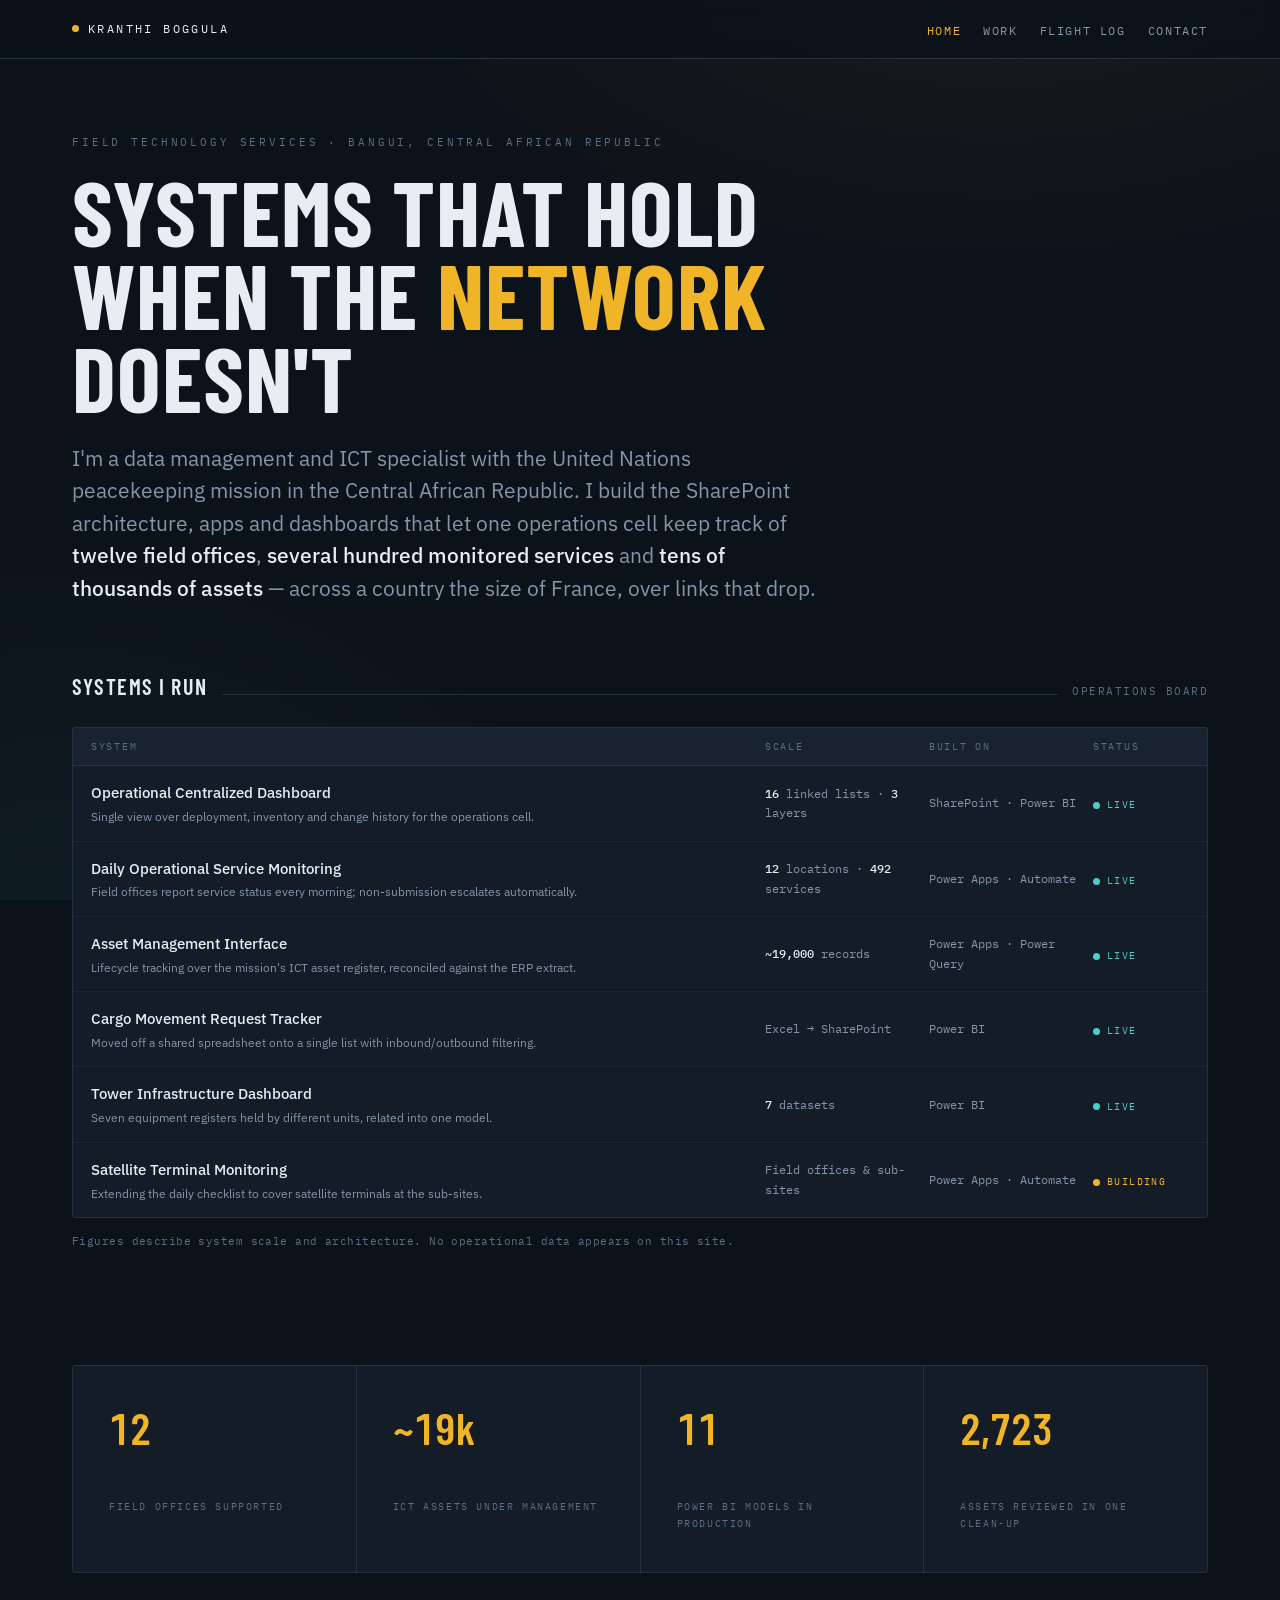
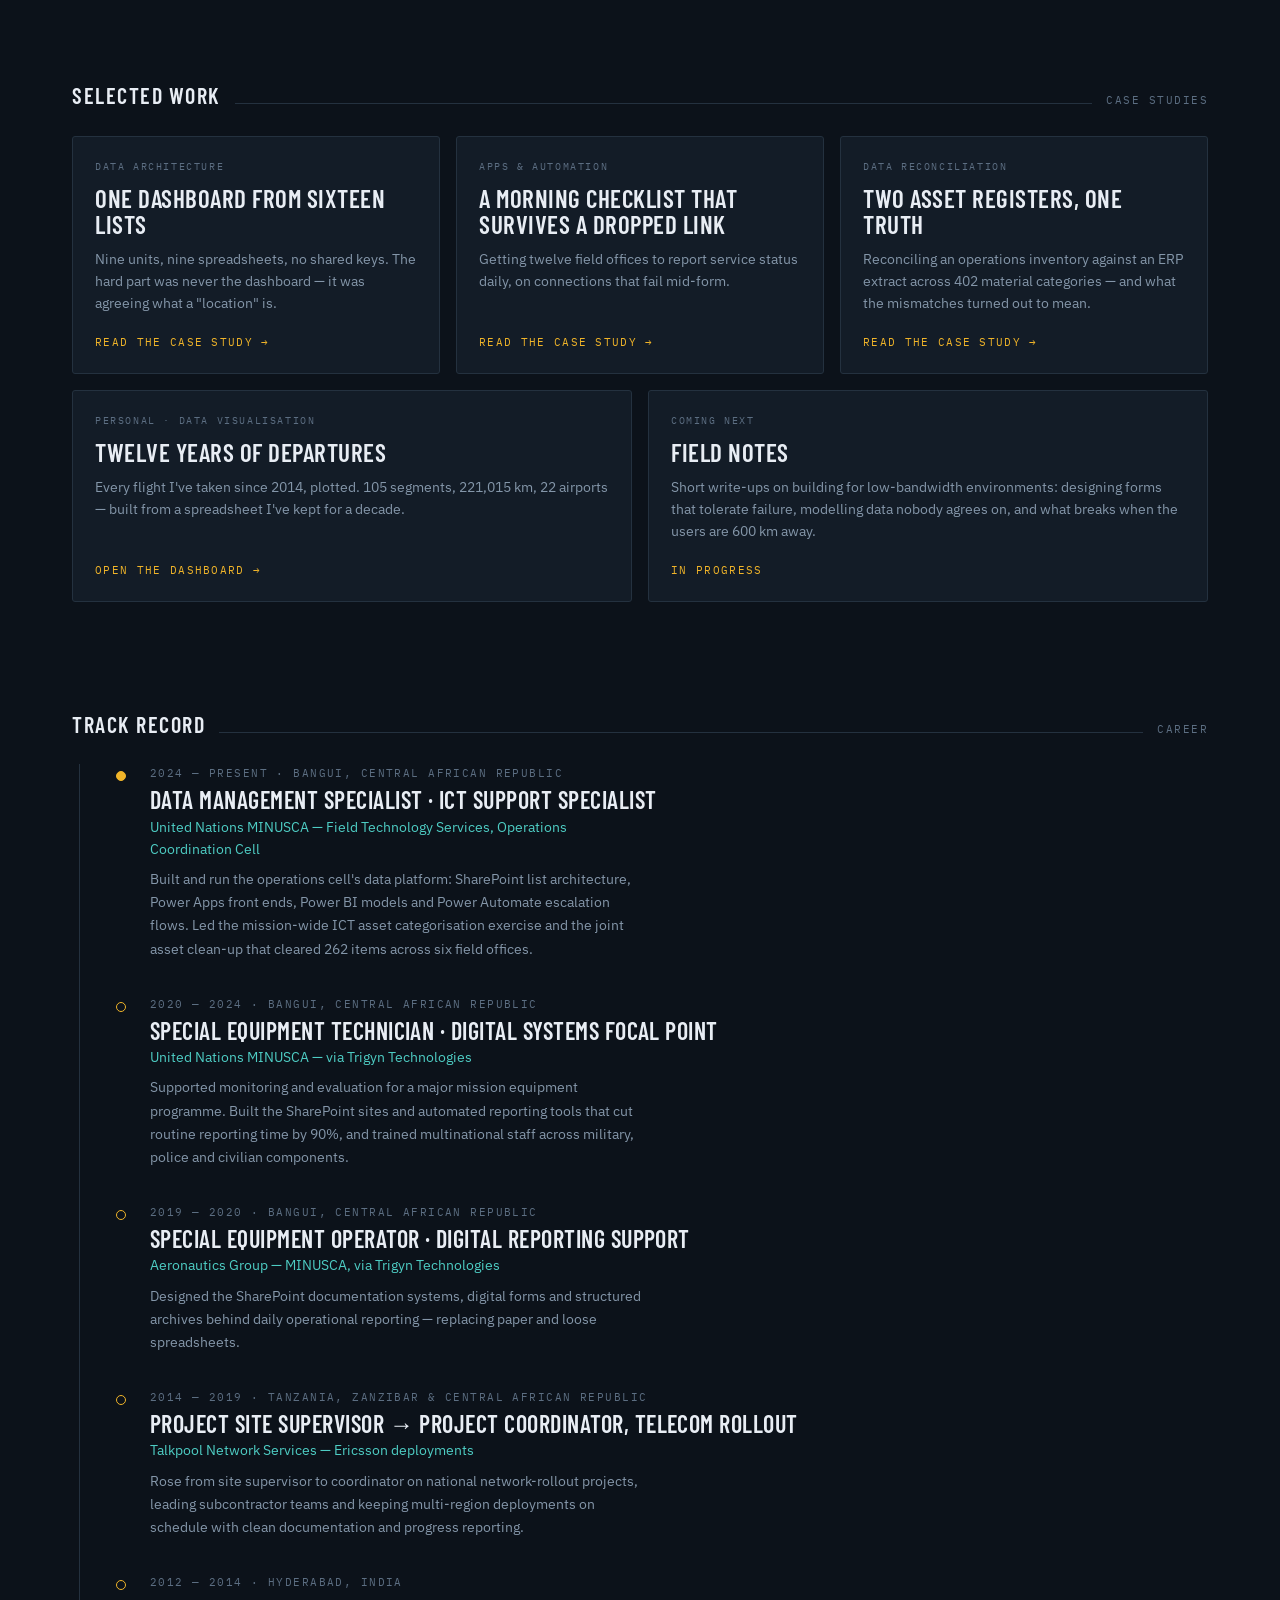
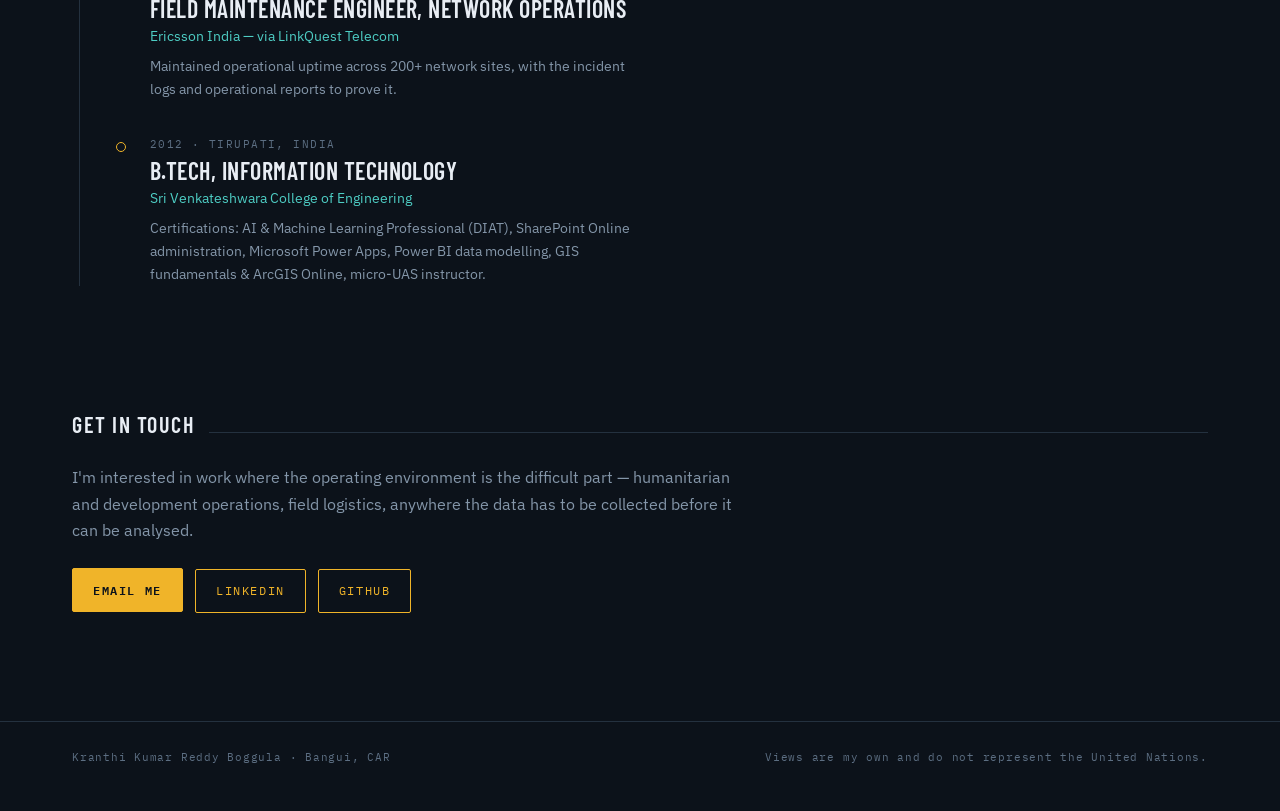
<file: index.html>
<!DOCTYPE html>
<html lang="en">
<head>
<meta charset="utf-8">
<meta name="viewport" content="width=device-width, initial-scale=1">
<title>Kranthi Kumar Reddy Boggula — Data &amp; ICT Systems, Field Operations</title>
<meta name="description" content="I build the data systems that keep ICT running across a UN peacekeeping mission — Power Platform, SharePoint architecture and operational dashboards, designed for field offices with unreliable connectivity.">
<meta name="author" content="Kranthi Kumar Reddy Boggula">
<meta name="theme-color" content="#0C121A">
<meta name="color-scheme" content="dark">

<meta property="og:type" content="website">
<meta property="og:title" content="Kranthi Kumar Reddy Boggula">
<meta property="og:description" content="Data and ICT systems for field operations — built for places where the network is the hard part.">
<meta property="og:site_name" content="Kranthi Boggula">

<link rel="icon" href="data:image/svg+xml,%3Csvg xmlns='http://www.w3.org/2000/svg' viewBox='0 0 32 32'%3E%3Crect width='32' height='32' rx='5' fill='%230C121A'/%3E%3Cpath d='M6 20.5 26 9' stroke='%234ECDC4' stroke-width='1.6' fill='none' stroke-linecap='round'/%3E%3Ccircle cx='6' cy='20.5' r='2.6' fill='%23F0B429'/%3E%3Ccircle cx='26' cy='9' r='2.6' fill='%23F0B429'/%3E%3C/svg%3E">
<link rel="preconnect" href="https://fonts.googleapis.com">
<link rel="preconnect" href="https://fonts.gstatic.com" crossorigin>
<link href="https://fonts.googleapis.com/css2?family=Barlow+Condensed:wght@400;500;600;700&family=IBM+Plex+Mono:wght@400;500;600&family=IBM+Plex+Sans:wght@400;500;600&display=swap" rel="stylesheet">
<link rel="stylesheet" href="site.css">
</head>
<body>
<a class="skip" href="#main">Skip to content</a>

<nav class="nav">
  <div class="wrap">
    <a class="mark" href="index.html"><span class="dot"></span>Kranthi Boggula</a>
    <ul>
      <li><a href="index.html" aria-current="page">Home</a></li>
      <li><a href="work.html">Work</a></li>
      <li><a href="projects/flight-log/index.html">Flight log</a></li>
      <li><a href="#contact">Contact</a></li>
    </ul>
  </div>
</nav>

<main id="main">

<header class="hero">
  <div class="wrap">
    <p class="eyebrow">Field Technology Services · Bangui, Central African Republic</p>
    <h1>Systems that hold<br>when the <em>network</em><br>doesn't</h1>
    <p class="lede">I'm a data management and ICT specialist with the United Nations peacekeeping mission in the
      Central African Republic. I build the SharePoint architecture, apps and dashboards that let one operations
      cell keep track of <b>twelve field offices</b>, <b>several hundred monitored services</b> and
      <b>tens of thousands of assets</b> — across a country the size of France, over links that drop.</p>
  </div>
</header>

<section>
  <div class="wrap">
    <div class="sect">
      <h2>Systems I run</h2><div class="rule"></div>
      <span class="hint">Operations board</span>
    </div>

    <div class="board">
      <div class="board-head">
        <div>System</div><div>Scale</div><div>Built on</div><div>Status</div>
      </div>

      <div class="brow">
        <div class="sys">Operational Centralized Dashboard
          <span>Single view over deployment, inventory and change history for the operations cell.</span></div>
        <div class="metric"><b>16</b> linked lists · <b>3</b> layers</div>
        <div class="metric">SharePoint · Power BI</div>
        <div><span class="stat"><i></i>Live</span></div>
      </div>

      <div class="brow">
        <div class="sys">Daily Operational Service Monitoring
          <span>Field offices report service status every morning; non-submission escalates automatically.</span></div>
        <div class="metric"><b>12</b> locations · <b>492</b> services</div>
        <div class="metric">Power Apps · Automate</div>
        <div><span class="stat"><i></i>Live</span></div>
      </div>

      <div class="brow">
        <div class="sys">Asset Management Interface
          <span>Lifecycle tracking over the mission's ICT asset register, reconciled against the ERP extract.</span></div>
        <div class="metric"><b>~19,000</b> records</div>
        <div class="metric">Power Apps · Power Query</div>
        <div><span class="stat"><i></i>Live</span></div>
      </div>

      <div class="brow">
        <div class="sys">Cargo Movement Request Tracker
          <span>Moved off a shared spreadsheet onto a single list with inbound/outbound filtering.</span></div>
        <div class="metric">Excel → SharePoint</div>
        <div class="metric">Power BI</div>
        <div><span class="stat"><i></i>Live</span></div>
      </div>

      <div class="brow">
        <div class="sys">Tower Infrastructure Dashboard
          <span>Seven equipment registers held by different units, related into one model.</span></div>
        <div class="metric"><b>7</b> datasets</div>
        <div class="metric">Power BI</div>
        <div><span class="stat"><i></i>Live</span></div>
      </div>

      <div class="brow">
        <div class="sys">Satellite Terminal Monitoring
          <span>Extending the daily checklist to cover satellite terminals at the sub-sites.</span></div>
        <div class="metric">Field offices &amp; sub-sites</div>
        <div class="metric">Power Apps · Automate</div>
        <div><span class="stat build"><i></i>Building</span></div>
      </div>
    </div>

    <p style="font-family:var(--mono);font-size:11px;color:var(--dim);margin-top:14px;letter-spacing:.04em">
      Figures describe system scale and architecture. No operational data appears on this site.
    </p>
  </div>
</section>

<section>
  <div class="wrap">
    <div class="stats">
      <div><div class="n">12</div><div class="k">Field offices supported</div></div>
      <div><div class="n">~19k</div><div class="k">ICT assets under management</div></div>
      <div><div class="n">11</div><div class="k">Power BI models in production</div></div>
      <div><div class="n">2,723</div><div class="k">Assets reviewed in one clean-up</div></div>
    </div>
  </div>
</section>

<section>
  <div class="wrap">
    <div class="sect">
      <h2>Selected work</h2><div class="rule"></div>
      <span class="hint">Case studies</span>
    </div>
    <div class="grid3">

      <a class="card" href="work.html#ocd">
        <span class="tag">Data architecture</span>
        <h3>One dashboard from sixteen lists</h3>
        <p>Nine units, nine spreadsheets, no shared keys. The hard part was never the dashboard — it was
          agreeing what a "location" is.</p>
        <span class="more">Read the case study →</span>
      </a>

      <a class="card" href="work.html#dosmrt">
        <span class="tag">Apps &amp; automation</span>
        <h3>A morning checklist that survives a dropped link</h3>
        <p>Getting twelve field offices to report service status daily, on connections that fail mid-form.</p>
        <span class="more">Read the case study →</span>
      </a>

      <a class="card" href="work.html#assets">
        <span class="tag">Data reconciliation</span>
        <h3>Two asset registers, one truth</h3>
        <p>Reconciling an operations inventory against an ERP extract across 402 material categories — and
          what the mismatches turned out to mean.</p>
        <span class="more">Read the case study →</span>
      </a>

    </div>

    <div class="grid2" style="margin-top:16px">
      <a class="card" href="projects/flight-log/index.html">
        <span class="tag">Personal · Data visualisation</span>
        <h3>Twelve years of departures</h3>
        <p>Every flight I've taken since 2014, plotted. 105 segments, 221,015 km, 22 airports — built from a
          spreadsheet I've kept for a decade.</p>
        <span class="more">Open the dashboard →</span>
      </a>
      <div class="card">
        <span class="tag">Coming next</span>
        <h3>Field notes</h3>
        <p>Short write-ups on building for low-bandwidth environments: designing forms that tolerate failure,
          modelling data nobody agrees on, and what breaks when the users are 600 km away.</p>
        <span class="more">In progress</span>
      </div>
    </div>
  </div>
</section>

<section>
  <div class="wrap">
    <div class="sect">
      <h2>Track record</h2><div class="rule"></div>
      <span class="hint">Career</span>
    </div>
    <ul class="tl">

      <li class="now">
        <div class="when">2024 — present · Bangui, Central African Republic</div>
        <div class="role">Data Management Specialist · ICT Support Specialist</div>
        <p class="org">United Nations MINUSCA — Field Technology Services, Operations Coordination Cell</p>
        <p>Built and run the operations cell's data platform: SharePoint list architecture, Power Apps
          front ends, Power BI models and Power Automate escalation flows. Led the mission-wide ICT asset
          categorisation exercise and the joint asset clean-up that cleared 262 items across six field offices.</p>
      </li>

      <li>
        <div class="when">2020 — 2024 · Bangui, Central African Republic</div>
        <div class="role">Special Equipment Technician · Digital Systems Focal Point</div>
        <p class="org">United Nations MINUSCA — via Trigyn Technologies</p>
        <p>Supported monitoring and evaluation for a major mission equipment programme. Built the SharePoint
          sites and automated reporting tools that cut routine reporting time by 90%, and trained
          multinational staff across military, police and civilian components.</p>
      </li>

      <li>
        <div class="when">2019 — 2020 · Bangui, Central African Republic</div>
        <div class="role">Special Equipment Operator · Digital Reporting Support</div>
        <p class="org">Aeronautics Group — MINUSCA, via Trigyn Technologies</p>
        <p>Designed the SharePoint documentation systems, digital forms and structured archives behind
          daily operational reporting — replacing paper and loose spreadsheets.</p>
      </li>

      <li>
        <div class="when">2014 — 2019 · Tanzania, Zanzibar &amp; Central African Republic</div>
        <div class="role">Project Site Supervisor → Project Coordinator, Telecom Rollout</div>
        <p class="org">Talkpool Network Services — Ericsson deployments</p>
        <p>Rose from site supervisor to coordinator on national network-rollout projects, leading
          subcontractor teams and keeping multi-region deployments on schedule with clean documentation
          and progress reporting.</p>
      </li>

      <li>
        <div class="when">2012 — 2014 · Hyderabad, India</div>
        <div class="role">Field Maintenance Engineer, Network Operations</div>
        <p class="org">Ericsson India — via LinkQuest Telecom</p>
        <p>Maintained operational uptime across 200+ network sites, with the incident logs and
          operational reports to prove it.</p>
      </li>

      <li>
        <div class="when">2012 · Tirupati, India</div>
        <div class="role">B.Tech, Information Technology</div>
        <p class="org">Sri Venkateshwara College of Engineering</p>
        <p>Certifications: AI &amp; Machine Learning Professional (DIAT), SharePoint Online administration,
          Microsoft Power Apps, Power BI data modelling, GIS fundamentals &amp; ArcGIS Online,
          micro-UAS instructor.</p>
      </li>

    </ul>
  </div>
</section>

<section id="contact">
  <div class="wrap">
    <div class="sect">
      <h2>Get in touch</h2><div class="rule"></div>
    </div>
    <div class="prose">
      <p>I'm interested in work where the operating environment is the difficult part — humanitarian and
        development operations, field logistics, anywhere the data has to be collected before it can be analysed.</p>
      <p style="margin-top:24px">
        <a class="btn solid" href="mailto:kranthireddyboggula@gmail.com">Email me</a>
        <a class="btn" href="https://www.linkedin.com/in/kranthi-kumar-reddy-boggula-79224b198/" style="margin-left:8px">LinkedIn</a>
        <a class="btn" href="https://github.com/b-kranthireddy23" style="margin-left:8px">GitHub</a>
      </p>
    </div>
  </div>
</section>

</main>

<footer>
  <div class="wrap">
    <span>Kranthi Kumar Reddy Boggula · Bangui, CAR</span>
    <span>Views are my own and do not represent the United Nations.</span>
  </div>
</footer>
</body>
</html>
</file>
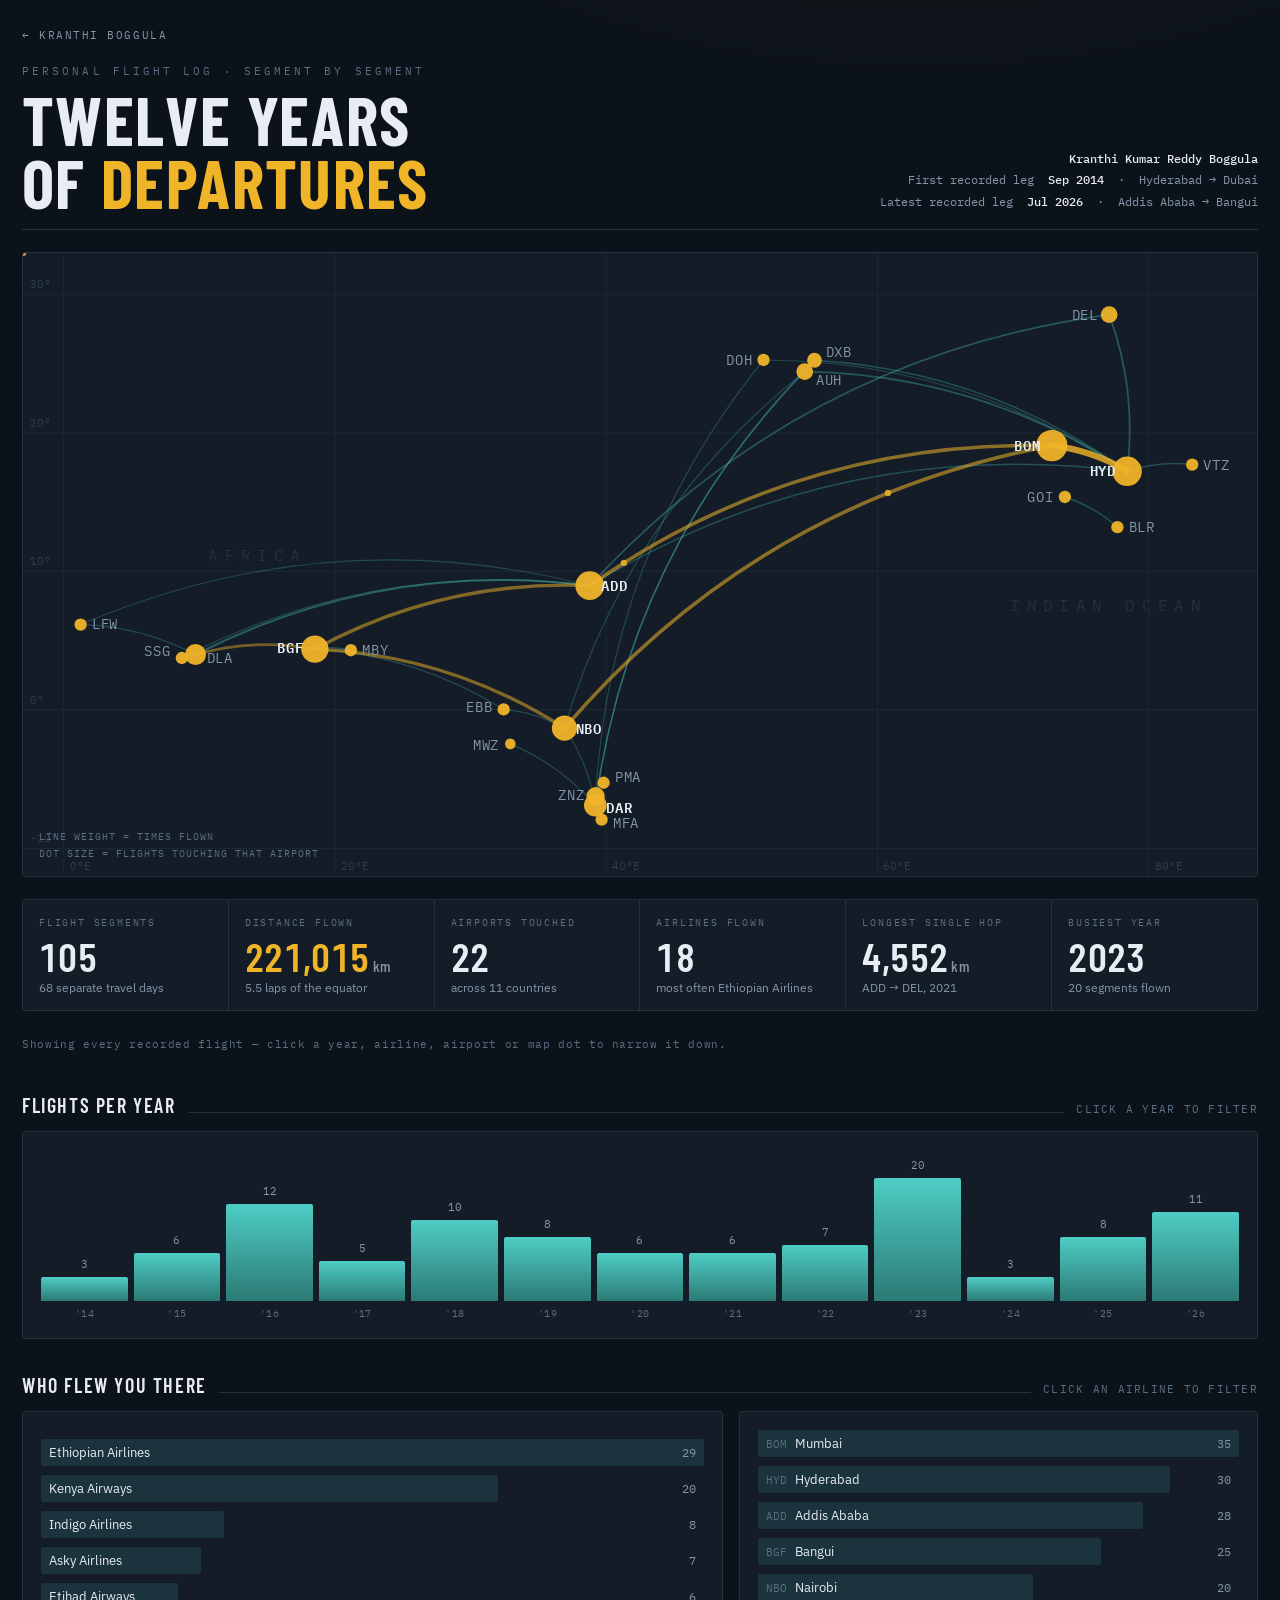
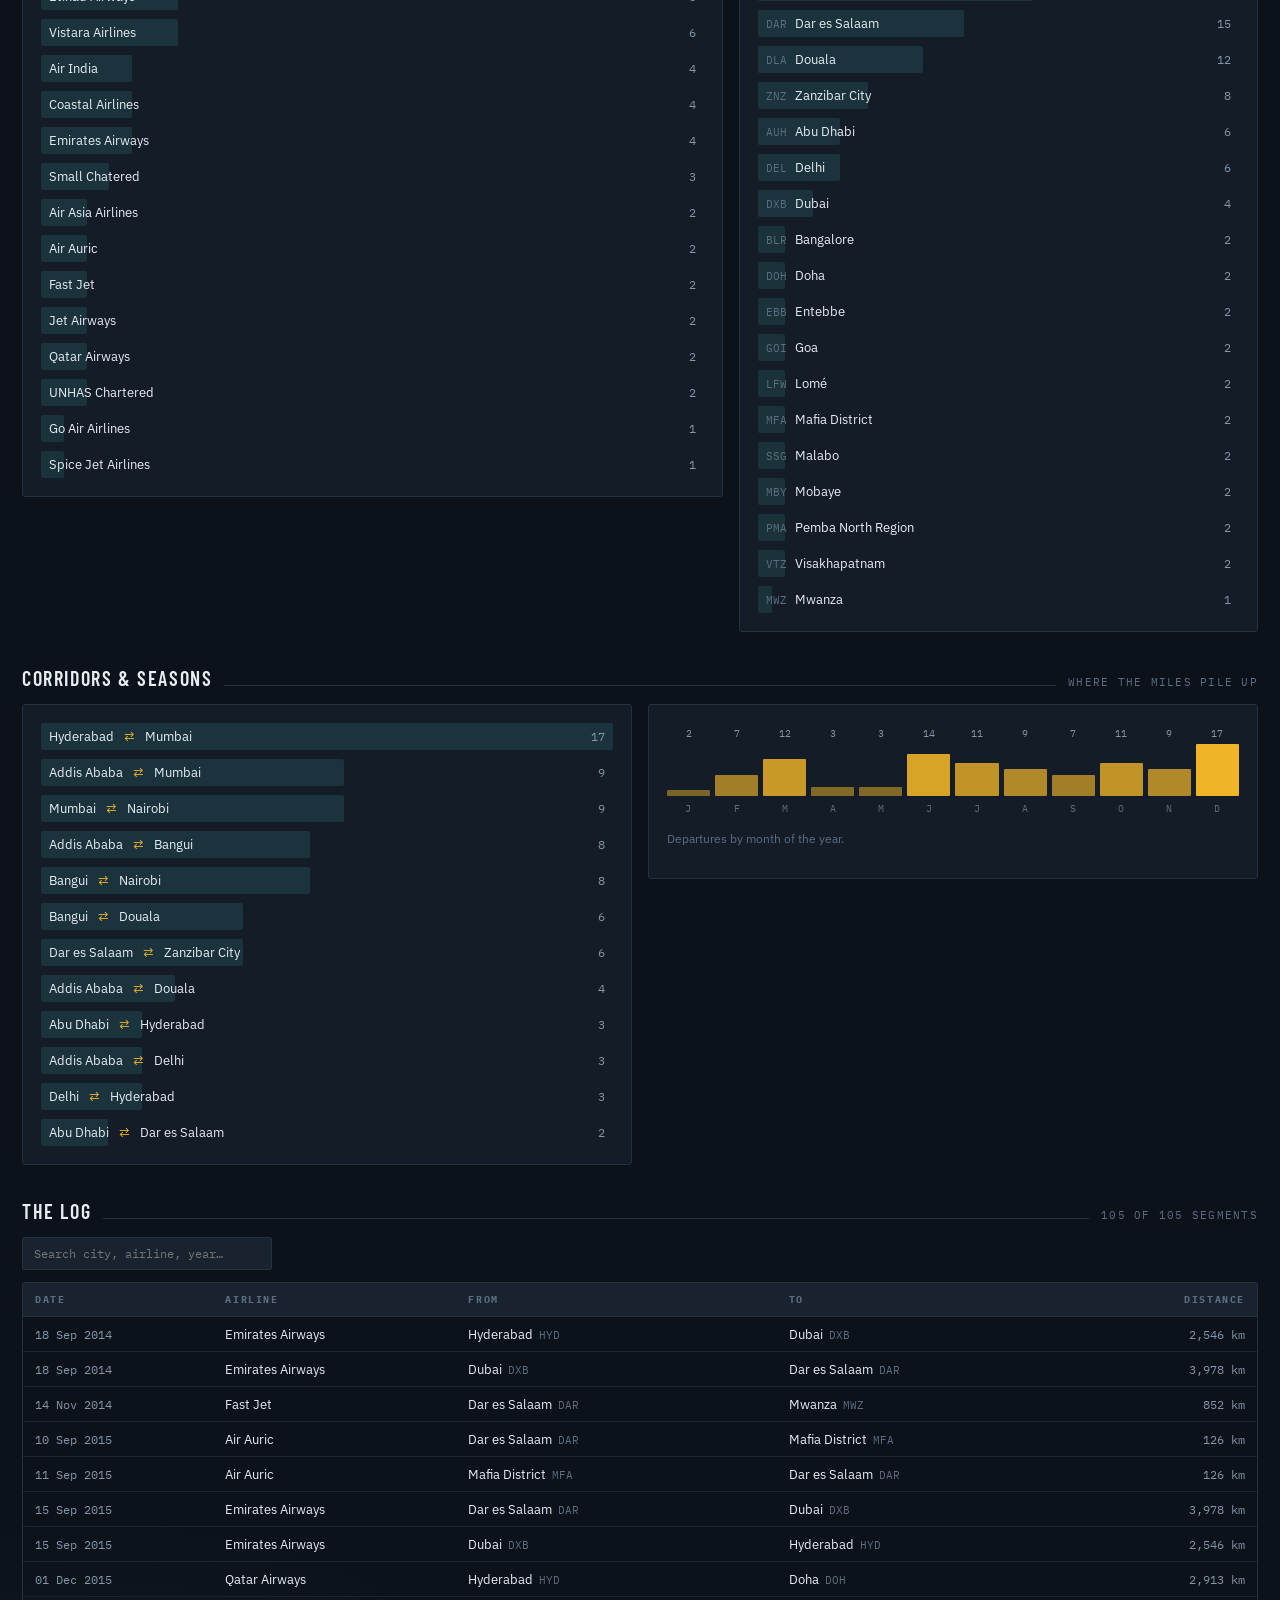
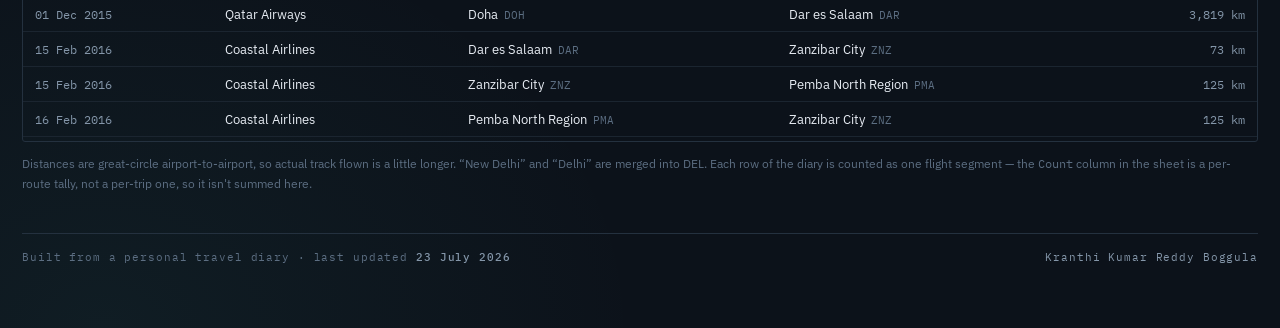
<file: projects/flight-log/index.html>
<!DOCTYPE html>
<html lang="en">
<head>
<meta charset="utf-8">
<meta name="viewport" content="width=device-width, initial-scale=1">
<title>Twelve Years of Departures — A Personal Flight Log</title>
<meta name="description" content="An interactive log of 105 flight segments flown between 2014 and 2026 across Africa, the Gulf and India — 221,015 km, 22 airports, 18 airlines.">
<meta name="author" content="Kranthi Kumar Reddy Boggula">
<meta name="theme-color" content="#0C121A">
<meta name="color-scheme" content="dark">
<link rel="canonical" href="">

<meta property="og:type" content="website">
<meta property="og:title" content="Twelve Years of Departures">
<meta property="og:description" content="105 flight segments · 221,015 km · 22 airports · 18 airlines · 2014–2026.">
<meta property="og:site_name" content="Personal Flight Log">
<meta name="twitter:card" content="summary_large_image">
<meta name="twitter:title" content="Twelve Years of Departures">
<meta name="twitter:description" content="105 flight segments · 221,015 km · 22 airports · 18 airlines · 2014–2026.">

<link rel="icon" href="data:image/svg+xml,%3Csvg xmlns='http://www.w3.org/2000/svg' viewBox='0 0 32 32'%3E%3Crect width='32' height='32' rx='5' fill='%230C121A'/%3E%3Cpath d='M6 20.5 26 9' stroke='%234ECDC4' stroke-width='1.6' fill='none' stroke-linecap='round'/%3E%3Ccircle cx='6' cy='20.5' r='2.6' fill='%23F0B429'/%3E%3Ccircle cx='26' cy='9' r='2.6' fill='%23F0B429'/%3E%3C/svg%3E">
<link rel="preconnect" href="https://fonts.googleapis.com">
<link rel="preconnect" href="https://fonts.gstatic.com" crossorigin>
<link href="https://fonts.googleapis.com/css2?family=Barlow+Condensed:wght@400;500;600;700&family=IBM+Plex+Mono:wght@400;500;600&family=IBM+Plex+Sans:wght@400;500;600&display=swap" rel="stylesheet">
<style>
:root{
  --ink:#0C121A; --panel:#131C27; --panel2:#18232F; --line:#24313F;
  --amber:#F0B429; --teal:#4ECDC4; --rose:#E4796F;
  --text:#E8EDF4; --muted:#8496A9; --dim:#5C6E82;
  --disp:'Barlow Condensed','Arial Narrow',Impact,sans-serif;
  --body:'IBM Plex Sans',system-ui,-apple-system,Segoe UI,sans-serif;
  --mono:'IBM Plex Mono',ui-monospace,SFMono-Regular,Menlo,monospace;
}
*{box-sizing:border-box}
body{margin:0;background:var(--ink);color:var(--text);font-family:var(--body);
  -webkit-font-smoothing:antialiased;
  background-image:radial-gradient(1100px 600px at 72% -8%, rgba(240,180,41,.07), transparent 62%),
                   radial-gradient(900px 700px at 8% 100%, rgba(78,205,196,.06), transparent 60%);}
.wrap{max-width:1280px;margin:0 auto;padding:28px 22px 64px}

/* ── masthead ─────────────────────────────── */
.mast{display:flex;flex-wrap:wrap;align-items:flex-end;justify-content:space-between;
  gap:18px;padding-bottom:16px;border-bottom:1px solid var(--line)}
.brand h1{font-family:var(--disp);font-weight:700;font-size:clamp(38px,7vw,68px);
  letter-spacing:.02em;line-height:.92;margin:0;text-transform:uppercase}
.brand h1 em{font-style:normal;color:var(--amber)}
.eyebrow{font-family:var(--mono);font-size:11px;letter-spacing:.28em;text-transform:uppercase;
  color:var(--dim);margin:0 0 10px}
.stamp{font-family:var(--mono);font-size:11.5px;line-height:1.9;color:var(--muted);text-align:right}
.stamp b{color:var(--text);font-weight:500}

/* ── section headings ─────────────────────── */
.sect{display:flex;align-items:baseline;gap:12px;margin:34px 0 14px}
.sect h2{font-family:var(--disp);text-transform:uppercase;letter-spacing:.08em;
  font-size:20px;font-weight:600;margin:0}
.sect .rule{flex:1;height:1px;background:var(--line)}
.sect .hint{font-family:var(--mono);font-size:10.5px;color:var(--dim);letter-spacing:.12em;text-transform:uppercase}

/* ── panels ───────────────────────────────── */
.panel{background:var(--panel);border:1px solid var(--line);border-radius:3px}
.pad{padding:18px}

/* ── map ──────────────────────────────────── */
.mapwrap{position:relative;margin-top:22px;background:var(--panel);
  border:1px solid var(--line);border-radius:3px;overflow:hidden}
.mapwrap svg{display:block;width:100%;height:auto}
.maplegend{position:absolute;left:16px;bottom:14px;font-family:var(--mono);font-size:10px;
  color:var(--dim);letter-spacing:.1em;text-transform:uppercase;line-height:1.7}
.dotlbl{font-family:var(--mono);font-size:11px;fill:var(--muted);letter-spacing:.06em}
.dotlbl.hub{fill:var(--text);font-weight:600}
.grat{stroke:#1B2733;stroke-width:1}
.gratlbl{font-family:var(--mono);font-size:9px;fill:#2E3D4D}
.arc{fill:none;stroke:var(--teal);stroke-linecap:round;transition:stroke .2s,opacity .2s}
.arc.hot{stroke:var(--amber)}
.node{cursor:pointer}
.node circle.hit{fill:transparent}
.node .ring{fill:none;stroke:var(--amber);stroke-width:1;opacity:0}
.node:hover .ring{opacity:.9}

/* ── kpi ──────────────────────────────────── */
.kpis{display:grid;grid-template-columns:repeat(6,1fr);gap:1px;background:var(--line);
  border:1px solid var(--line);border-radius:3px;margin-top:22px}
.kpi{background:var(--panel);padding:16px 16px 14px}
.kpi .k{font-family:var(--mono);font-size:10px;letter-spacing:.18em;text-transform:uppercase;color:var(--dim)}
.kpi .v{font-family:var(--disp);font-size:40px;font-weight:600;line-height:1.05;margin-top:6px;
  letter-spacing:.01em;font-variant-numeric:tabular-nums}
.kpi .v small{font-size:16px;color:var(--muted);font-weight:500;margin-left:3px}
.kpi .s{font-size:11.5px;color:var(--muted);margin-top:3px;line-height:1.4}
.kpi.hero .v{color:var(--amber)}

/* ── grids ────────────────────────────────── */
.cols{display:grid;grid-template-columns:1.35fr 1fr;gap:16px;align-items:start}
.cols3{display:grid;grid-template-columns:repeat(2,1fr);gap:16px;align-items:start}

/* ── year bars ────────────────────────────── */
.years{display:flex;align-items:flex-end;gap:6px;height:170px;padding-top:8px}
.ybar{flex:1;display:flex;flex-direction:column;justify-content:flex-end;align-items:center;
  height:100%;cursor:pointer;gap:6px}
.ybar .fill{width:100%;background:linear-gradient(180deg,var(--teal),#2C7A75);border-radius:2px 2px 0 0;
  transition:height .5s cubic-bezier(.2,.8,.2,1),background .18s;min-height:2px}
.ybar .n{font-family:var(--mono);font-size:11px;color:var(--muted)}
.ybar .y{font-family:var(--mono);font-size:10px;color:var(--dim);letter-spacing:.04em}
.ybar:hover .fill,.ybar.on .fill{background:linear-gradient(180deg,var(--amber),#9A7315)}
.ybar.on .y,.ybar.on .n{color:var(--amber)}
.ybar.mute{opacity:.35}

/* ── ranked rows ──────────────────────────── */
.rank{display:flex;flex-direction:column;gap:9px}
.row{display:grid;grid-template-columns:1fr auto;gap:10px;align-items:center;cursor:pointer;
  position:relative;padding:5px 8px;border-radius:2px}
.row:hover{background:var(--panel2)}
.row.on{background:var(--panel2);box-shadow:inset 2px 0 0 var(--amber)}
.row .nm{font-size:13px;position:relative;z-index:1;white-space:nowrap;overflow:hidden;text-overflow:ellipsis}
.row .ct{font-family:var(--mono);font-size:12px;color:var(--muted);position:relative;z-index:1}
.row .track{position:absolute;left:0;top:0;bottom:0;background:rgba(78,205,196,.13);border-radius:2px;
  transition:width .5s cubic-bezier(.2,.8,.2,1)}
.row.on .track,.row:hover .track{background:rgba(240,180,41,.18)}
.row .code{font-family:var(--mono);font-size:11px;color:var(--dim);margin-right:8px}

/* ── months ───────────────────────────────── */
.months{display:grid;grid-template-columns:repeat(12,1fr);gap:5px;margin-top:4px}
.mcell{text-align:center}
.mcell .box{height:52px;display:flex;align-items:flex-end;justify-content:center}
.mcell .bx{width:100%;background:var(--amber);border-radius:1px;opacity:.85;transition:height .5s}
.mcell .lb{font-family:var(--mono);font-size:9.5px;color:var(--dim);margin-top:6px;letter-spacing:.02em}
.mcell .vv{font-family:var(--mono);font-size:10px;color:var(--muted);margin-bottom:4px}

/* ── filter chips ─────────────────────────── */
.chips{display:flex;flex-wrap:wrap;gap:8px;align-items:center;margin-top:18px;min-height:30px}
.chip{font-family:var(--mono);font-size:11px;letter-spacing:.06em;padding:5px 10px;border-radius:2px;
  border:1px solid var(--amber);color:var(--amber);background:rgba(240,180,41,.08);cursor:pointer}
.chip:hover{background:rgba(240,180,41,.18)}
.chip .x{margin-left:7px;opacity:.7}
.chips .none{font-family:var(--mono);font-size:11px;color:var(--dim);letter-spacing:.06em}

/* ── table ────────────────────────────────── */
.tools{display:flex;gap:10px;flex-wrap:wrap;align-items:center;margin-bottom:12px}
input[type=search]{background:var(--panel2);border:1px solid var(--line);color:var(--text);
  font-family:var(--mono);font-size:12px;padding:8px 11px;border-radius:2px;width:250px}
input[type=search]:focus{outline:2px solid var(--amber);outline-offset:1px}
.tbl-scroll{max-height:460px;overflow:auto;border:1px solid var(--line);border-radius:3px}
table{width:100%;border-collapse:collapse;font-size:12.5px}
thead th{position:sticky;top:0;background:var(--panel2);text-align:left;font-family:var(--mono);
  font-size:10px;letter-spacing:.16em;text-transform:uppercase;color:var(--dim);
  padding:10px 12px;border-bottom:1px solid var(--line);cursor:pointer;white-space:nowrap;z-index:2}
thead th:hover{color:var(--amber)}
tbody td{padding:9px 12px;border-bottom:1px solid #1B2530;white-space:nowrap}
tbody tr:hover{background:var(--panel2)}
td.d,td.km{font-family:var(--mono);color:var(--muted);font-size:11.5px}
td.km{text-align:right}
.iata{font-family:var(--mono);font-size:11px;color:var(--dim);margin-left:6px}
.arrow{color:var(--amber);margin:0 7px}
.foot{margin-top:12px;font-size:11.5px;color:var(--dim);line-height:1.7}

/* ── tooltip ──────────────────────────────── */
#tip{position:fixed;pointer-events:none;background:#0A0F16;border:1px solid var(--line);
  border-left:2px solid var(--amber);padding:9px 12px;border-radius:2px;font-size:12px;
  opacity:0;transition:opacity .12s;z-index:99;max-width:250px;line-height:1.55}
#tip .t{font-family:var(--mono);font-size:10px;letter-spacing:.14em;color:var(--dim);text-transform:uppercase}
#tip b{font-weight:600}

@media (max-width:980px){
  .kpis{grid-template-columns:repeat(3,1fr)}
  .cols,.cols3{grid-template-columns:1fr}
  .stamp{text-align:left}
}
@media (max-width:560px){
  .kpis{grid-template-columns:repeat(2,1fr)}
  .kpi .v{font-size:32px}
  .years{height:130px}
  input[type=search]{width:100%}
}
@media (prefers-reduced-motion:reduce){
  *{animation:none!important;transition:none!important}
}
.pagefoot{display:flex;flex-wrap:wrap;gap:10px;justify-content:space-between;align-items:baseline;
  margin-top:40px;padding-top:16px;border-top:1px solid var(--line);
  font-family:var(--mono);font-size:11px;letter-spacing:.08em;color:var(--dim)}
.pagefoot .sig{color:var(--muted)}
.pagefoot b{color:var(--muted);font-weight:500}
@media print{
  body{background:#fff;color:#111}
  .panel,.kpi,.mapwrap{background:#fff;border-color:#ccc}
  .tbl-scroll{max-height:none}
  .tools,.chips{display:none}
}
</style>
</head>
<body>

<div class="wrap">

  <p style="font-family:var(--mono);font-size:11px;letter-spacing:.14em;text-transform:uppercase;margin:0 0 22px">
    <a href="../../index.html" style="color:var(--muted);text-decoration:none">&larr; Kranthi Boggula</a>
  </p>

  <header class="mast">
    <div class="brand">
      <p class="eyebrow">Personal flight log · segment by segment</p>
      <h1>Twelve years<br>of <em>departures</em></h1>
    </div>
    <div class="stamp" id="stamp"></div>
  </header>

  <div class="mapwrap">
    <svg id="map" viewBox="0 0 1000 505" role="img" aria-label="Map of flight routes between Africa, the Gulf and India"></svg>
    <div class="maplegend">
      Line weight = times flown<br>
      Dot size = flights touching that airport
    </div>
  </div>

  <div class="kpis" id="kpis"></div>

  <div class="chips" id="chips"></div>

  <div class="sect"><h2>Flights per year</h2><div class="rule"></div><span class="hint">Click a year to filter</span></div>
  <div class="panel pad"><div class="years" id="years"></div></div>

  <div class="sect"><h2>Who flew you there</h2><div class="rule"></div><span class="hint">Click an airline to filter</span></div>
  <div class="cols">
    <div class="panel pad"><div class="rank" id="airlines"></div></div>
    <div class="panel pad"><div class="rank" id="airports"></div></div>
  </div>

  <div class="sect"><h2>Corridors &amp; seasons</h2><div class="rule"></div><span class="hint">Where the miles pile up</span></div>
  <div class="cols3">
    <div class="panel pad"><div class="rank" id="routes"></div></div>
    <div class="panel pad">
      <div class="months" id="months"></div>
      <p class="foot" style="margin-top:14px">Departures by month of the year.</p>
    </div>
  </div>

  <div class="sect"><h2>The log</h2><div class="rule"></div><span class="hint" id="logcount"></span></div>
  <div class="tools">
    <input type="search" id="q" placeholder="Search city, airline, year…" aria-label="Search the flight log">
  </div>
  <div class="tbl-scroll">
    <table>
      <thead><tr>
        <th data-s="d">Date</th><th data-s="al">Airline</th><th data-s="f">From</th>
        <th data-s="t">To</th><th data-s="km" style="text-align:right">Distance</th>
      </tr></thead>
      <tbody id="tbody"></tbody>
    </table>
  </div>
  <p class="foot" id="notes"></p>

  <footer class="pagefoot">
    <span>Built from a personal travel diary · last updated <b>23 July 2026</b></span>
    <span class="sig">Kranthi Kumar Reddy Boggula</span>
  </footer>
</div>
<div id="tip"></div>

<script>
const FLIGHTS = [{"i": 1, "d": "2014-09-18", "al": "Emirates Airways ", "f": "Hyderabad", "t": "Dubai", "km": 2546}, {"i": 2, "d": "2014-09-18", "al": "Emirates Airways ", "f": "Dubai", "t": "Dar es Salaam", "km": 3978}, {"i": 3, "d": "2014-11-14", "al": "Fast Jet ", "f": "Dar es Salaam", "t": "Mwanza", "km": 852}, {"i": 4, "d": "2015-09-10", "al": "Air Auric ", "f": "Dar es Salaam", "t": "Mafia District", "km": 126}, {"i": 5, "d": "2015-09-11", "al": "Air Auric ", "f": "Mafia District", "t": "Dar es Salaam", "km": 126}, {"i": 6, "d": "2015-09-15", "al": "Emirates Airways ", "f": "Dar es Salaam", "t": "Dubai", "km": 3978}, {"i": 7, "d": "2015-09-15", "al": "Emirates Airways ", "f": "Dubai", "t": "Hyderabad", "km": 2546}, {"i": 8, "d": "2015-12-01", "al": "Qatar Airways", "f": "Hyderabad", "t": "Doha", "km": 2913}, {"i": 9, "d": "2015-12-01", "al": "Qatar Airways", "f": "Doha", "t": "Dar es Salaam", "km": 3819}, {"i": 10, "d": "2016-02-15", "al": "Coastal Airlines", "f": "Dar es Salaam", "t": "Zanzibar City", "km": 73}, {"i": 11, "d": "2016-02-15", "al": "Coastal Airlines", "f": "Zanzibar City", "t": "Pemba North Region", "km": 125}, {"i": 12, "d": "2016-02-16", "al": "Coastal Airlines", "f": "Pemba North Region", "t": "Zanzibar City", "km": 125}, {"i": 13, "d": "2016-02-16", "al": "Coastal Airlines", "f": "Zanzibar City", "t": "Dar es Salaam", "km": 73}, {"i": 14, "d": "2016-07-25", "al": "Kenya Airways ", "f": "Dar es Salaam", "t": "Nairobi", "km": 668}, {"i": 15, "d": "2016-07-25", "al": "Etihad Airways", "f": "Nairobi", "t": "Abu Dhabi", "km": 3443}, {"i": 16, "d": "2016-07-26", "al": "Etihad Airways", "f": "Abu Dhabi", "t": "Hyderabad", "km": 2593}, {"i": 17, "d": "2016-08-22", "al": "Etihad Airways", "f": "Hyderabad", "t": "Abu Dhabi", "km": 2593}, {"i": 18, "d": "2016-08-23", "al": "Etihad Airways", "f": "Abu Dhabi", "t": "Dar es Salaam", "km": 3863}, {"i": 19, "d": "2016-09-21", "al": "Fast Jet ", "f": "Dar es Salaam", "t": "Zanzibar City", "km": 73}, {"i": 20, "d": "2016-11-17", "al": "Small Chatered", "f": "Zanzibar City", "t": "Dar es Salaam", "km": 73}, {"i": 21, "d": "2016-12-08", "al": "Small Chatered", "f": "Zanzibar City", "t": "Dar es Salaam", "km": 73}, {"i": 22, "d": "2017-01-31", "al": "Small Chatered", "f": "Zanzibar City", "t": "Dar es Salaam", "km": 73}, {"i": 23, "d": "2017-02-22", "al": "Etihad Airways", "f": "Dar es Salaam", "t": "Abu Dhabi", "km": 3863}, {"i": 24, "d": "2017-02-23", "al": "Etihad Airways", "f": "Abu Dhabi", "t": "Hyderabad", "km": 2593}, {"i": 25, "d": "2017-06-12", "al": "Go Air Airlines ", "f": "Bangalore", "t": "Goa", "km": 483}, {"i": 26, "d": "2017-06-15", "al": "Air Asia Airlines ", "f": "Goa", "t": "Bangalore", "km": 483}, {"i": 27, "d": "2018-07-07", "al": "Spice Jet Airlines", "f": "Hyderabad", "t": "Mumbai", "km": 622}, {"i": 28, "d": "2018-07-07", "al": "Kenya Airways ", "f": "Mumbai", "t": "Nairobi", "km": 4533}, {"i": 29, "d": "2018-07-08", "al": "Kenya Airways ", "f": "Nairobi", "t": "Bangui", "km": 2142}, {"i": 30, "d": "2018-10-17", "al": "Kenya Airways ", "f": "Bangui", "t": "Nairobi", "km": 2142}, {"i": 31, "d": "2018-10-18", "al": "Kenya Airways ", "f": "Nairobi", "t": "Mumbai", "km": 4533}, {"i": 32, "d": "2018-10-18", "al": "Indigo Airlines ", "f": "Mumbai", "t": "Hyderabad", "km": 622}, {"i": 33, "d": "2018-12-12", "al": "Jet Airways ", "f": "Hyderabad", "t": "Mumbai", "km": 622}, {"i": 34, "d": "2018-12-13", "al": "Kenya Airways ", "f": "Mumbai", "t": "Nairobi", "km": 4533}, {"i": 35, "d": "2018-12-13", "al": "Kenya Airways ", "f": "Nairobi", "t": "Entebbe", "km": 521}, {"i": 36, "d": "2018-12-13", "al": "Kenya Airways ", "f": "Entebbe", "t": "Bangui", "km": 1621}, {"i": 37, "d": "2019-01-31", "al": "UNHAS Chartered", "f": "Bangui", "t": "Mobaye", "km": 295}, {"i": 38, "d": "2019-02-08", "al": "UNHAS Chartered", "f": "Mobaye", "t": "Bangui", "km": 295}, {"i": 39, "d": "2019-03-24", "al": "Kenya Airways ", "f": "Bangui", "t": "Nairobi", "km": 2142}, {"i": 40, "d": "2019-03-25", "al": "Jet Airways ", "f": "Mumbai", "t": "Hyderabad", "km": 622}, {"i": 41, "d": "2019-03-25", "al": "Kenya Airways ", "f": "Nairobi", "t": "Mumbai", "km": 4533}, {"i": 42, "d": "2019-08-01", "al": "Vistara Airlines", "f": "Hyderabad", "t": "Mumbai", "km": 622}, {"i": 43, "d": "2019-08-02", "al": "Kenya Airways ", "f": "Mumbai", "t": "Nairobi", "km": 4533}, {"i": 44, "d": "2019-08-02", "al": "Kenya Airways ", "f": "Nairobi", "t": "Bangui", "km": 2142}, {"i": 45, "d": "2020-10-23", "al": "Kenya Airways ", "f": "Bangui", "t": "Nairobi", "km": 2142}, {"i": 46, "d": "2020-10-23", "al": "Kenya Airways ", "f": "Nairobi", "t": "Mumbai", "km": 4533}, {"i": 47, "d": "2020-10-24", "al": "Indigo Airlines ", "f": "Mumbai", "t": "Hyderabad", "km": 622}, {"i": 48, "d": "2020-12-10", "al": "Vistara Airlines", "f": "Hyderabad", "t": "Mumbai", "km": 622}, {"i": 49, "d": "2020-12-11", "al": "Kenya Airways ", "f": "Mumbai", "t": "Nairobi", "km": 4533}, {"i": 50, "d": "2020-12-11", "al": "Kenya Airways ", "f": "Nairobi", "t": "Bangui", "km": 2142}, {"i": 51, "d": "2021-08-14", "al": "Asky Airlines", "f": "Bangui", "t": "Douala", "km": 977}, {"i": 52, "d": "2021-08-14", "al": "Ethiopian Airlines", "f": "Douala", "t": "Addis Ababa", "km": 3259}, {"i": 53, "d": "2021-08-14", "al": "Ethiopian Airlines", "f": "Addis Ababa", "t": "Delhi", "km": 4552}, {"i": 54, "d": "2021-08-15", "al": "Indigo Airlines ", "f": "Delhi", "t": "Hyderabad", "km": 1266}, {"i": 55, "d": "2021-10-01", "al": "Kenya Airways ", "f": "Mumbai", "t": "Nairobi", "km": 4533}, {"i": 56, "d": "2021-10-01", "al": "Kenya Airways ", "f": "Nairobi", "t": "Bangui", "km": 2142}, {"i": 57, "d": "2022-05-15", "al": "Kenya Airways ", "f": "Bangui", "t": "Nairobi", "km": 2142}, {"i": 58, "d": "2022-05-15", "al": "Kenya Airways ", "f": "Nairobi", "t": "Mumbai", "km": 4533}, {"i": 59, "d": "2022-05-16", "al": "Indigo Airlines ", "f": "Mumbai", "t": "Hyderabad", "km": 622}, {"i": 60, "d": "2022-06-12", "al": "Vistara Airlines", "f": "Hyderabad", "t": "Delhi", "km": 1266}, {"i": 61, "d": "2022-06-13", "al": "Ethiopian Airlines", "f": "Delhi", "t": "Addis Ababa", "km": 4552}, {"i": 62, "d": "2022-06-13", "al": "Ethiopian Airlines", "f": "Addis Ababa", "t": "Douala", "km": 3259}, {"i": 63, "d": "2022-06-13", "al": "Asky Airlines", "f": "Douala", "t": "Bangui", "km": 977}, {"i": 64, "d": "2023-03-20", "al": "Asky Airlines", "f": "Bangui", "t": "Douala", "km": 977}, {"i": 65, "d": "2023-03-20", "al": "Ethiopian Airlines", "f": "Douala", "t": "Addis Ababa", "km": 3259}, {"i": 66, "d": "2023-03-20", "al": "Ethiopian Airlines", "f": "Addis Ababa", "t": "Mumbai", "km": 3835}, {"i": 67, "d": "2023-03-21", "al": "Vistara Airlines", "f": "Mumbai", "t": "Hyderabad", "km": 622}, {"i": 68, "d": "2023-03-28", "al": "Indigo Airlines ", "f": "Hyderabad", "t": "Visakhapatnam", "km": 511}, {"i": 69, "d": "2023-03-29", "al": "Air Asia Airlines ", "f": "Visakhapatnam", "t": "Hyderabad", "km": 511}, {"i": 70, "d": "2023-06-04", "al": "Vistara Airlines", "f": "Hyderabad", "t": "Mumbai", "km": 622}, {"i": 71, "d": "2023-06-05", "al": "Ethiopian Airlines", "f": "Mumbai", "t": "Addis Ababa", "km": 3835}, {"i": 72, "d": "2023-06-05", "al": "Ethiopian Airlines", "f": "Addis Ababa", "t": "Malabo", "km": 3374}, {"i": 73, "d": "2023-06-05", "al": "Ethiopian Airlines", "f": "Malabo", "t": "Douala", "km": 115}, {"i": 74, "d": "2023-06-05", "al": "Asky Airlines", "f": "Douala", "t": "Bangui", "km": 977}, {"i": 75, "d": "2023-11-11", "al": "Asky Airlines", "f": "Bangui", "t": "Douala", "km": 977}, {"i": 76, "d": "2023-11-11", "al": "Ethiopian Airlines", "f": "Douala", "t": "Addis Ababa", "km": 3259}, {"i": 77, "d": "2023-11-11", "al": "Ethiopian Airlines", "f": "Addis Ababa", "t": "Delhi", "km": 4552}, {"i": 78, "d": "2023-11-12", "al": "Vistara Airlines", "f": "Delhi", "t": "Hyderabad", "km": 1266}, {"i": 79, "d": "2023-12-02", "al": "Air India", "f": "Hyderabad", "t": "Mumbai", "km": 622}, {"i": 80, "d": "2023-12-03", "al": "Ethiopian Airlines", "f": "Mumbai", "t": "Addis Ababa", "km": 3835}, {"i": 81, "d": "2023-12-04", "al": "Ethiopian Airlines", "f": "Addis Ababa", "t": "Lomé", "km": 4148}, {"i": 82, "d": "2023-12-04", "al": "Asky Airlines", "f": "Lomé", "t": "Douala", "km": 968}, {"i": 83, "d": "2023-12-04", "al": "Asky Airlines", "f": "Douala", "t": "Bangui", "km": 977}, {"i": 84, "d": "2024-10-09", "al": "Ethiopian Airlines", "f": "Bangui", "t": "Addis Ababa", "km": 2296}, {"i": 85, "d": "2024-10-10", "al": "Ethiopian Airlines", "f": "Addis Ababa", "t": "Mumbai", "km": 3835}, {"i": 86, "d": "2024-10-10", "al": "Indigo Airlines ", "f": "Mumbai", "t": "Hyderabad", "km": 622}, {"i": 87, "d": "2025-06-26", "al": "Air India", "f": "Hyderabad", "t": "Mumbai", "km": 622}, {"i": 88, "d": "2025-06-27", "al": "Ethiopian Airlines", "f": "Mumbai", "t": "Addis Ababa", "km": 3835}, {"i": 89, "d": "2025-06-27", "al": "Ethiopian Airlines", "f": "Addis Ababa", "t": "Bangui", "km": 2296}, {"i": 90, "d": "2025-11-28", "al": "Ethiopian Airlines", "f": "Bangui", "t": "Addis Ababa", "km": 2296}, {"i": 91, "d": "2025-11-28", "al": "Ethiopian Airlines", "f": "Addis Ababa", "t": "Mumbai", "km": 3835}, {"i": 92, "d": "2025-11-29", "al": "Air India", "f": "Mumbai", "t": "Hyderabad", "km": 622}, {"i": 93, "d": "2025-12-16", "al": "Ethiopian Airlines", "f": "Hyderabad", "t": "Addis Ababa", "km": 4380}, {"i": 94, "d": "2025-12-16", "al": "Ethiopian Airlines", "f": "Addis Ababa", "t": "Bangui", "km": 2296}, {"i": 95, "d": "2026-03-17", "al": "Ethiopian Airlines", "f": "Bangui", "t": "Addis Ababa", "km": 2296}, {"i": 96, "d": "2026-03-17", "al": "Ethiopian Airlines", "f": "Addis Ababa", "t": "Mumbai", "km": 3835}, {"i": 97, "d": "2026-03-18", "al": "Air India", "f": "Mumbai", "t": "Hyderabad", "km": 622}, {"i": 98, "d": "2026-04-11", "al": "Indigo Airlines ", "f": "Hyderabad", "t": "Mumbai", "km": 622}, {"i": 99, "d": "2026-04-11", "al": "Ethiopian Airlines", "f": "Mumbai", "t": "Addis Ababa", "km": 3835}, {"i": 100, "d": "2026-04-12", "al": "Ethiopian Airlines", "f": "Addis Ababa", "t": "Bangui", "km": 2296}, {"i": 101, "d": "2026-07-02", "al": "Ethiopian Airlines", "f": "Bangui", "t": "Addis Ababa", "km": 2296}, {"i": 102, "d": "2026-07-03", "al": "Ethiopian Airlines", "f": "Addis Ababa", "t": "Mumbai", "km": 3835}, {"i": 103, "d": "2026-07-03", "al": "Indigo Airlines ", "f": "Mumbai", "t": "Hyderabad", "km": 622}, {"i": 104, "d": "2026-07-14", "al": "Ethiopian Airlines", "f": "Hyderabad", "t": "Addis Ababa", "km": 4380}, {"i": 105, "d": "2026-07-14", "al": "Ethiopian Airlines", "f": "Addis Ababa", "t": "Bangui", "km": 2296}];
const AP = {"Abu Dhabi": {"lat": 24.433, "lon": 54.651, "code": "AUH", "country": "United Arab Emirates"}, "Addis Ababa": {"lat": 8.978, "lon": 38.799, "code": "ADD", "country": "Ethiopia"}, "Bangalore": {"lat": 13.199, "lon": 77.71, "code": "BLR", "country": "India"}, "Bangui": {"lat": 4.398, "lon": 18.519, "code": "BGF", "country": "Central African Republic"}, "Dar es Salaam": {"lat": -6.878, "lon": 39.203, "code": "DAR", "country": "Tanzania"}, "Delhi": {"lat": 28.556, "lon": 77.1, "code": "DEL", "country": "India"}, "Doha": {"lat": 25.273, "lon": 51.608, "code": "DOH", "country": "Qatar"}, "Douala": {"lat": 4.006, "lon": 9.719, "code": "DLA", "country": "Cameroon"}, "Dubai": {"lat": 25.253, "lon": 55.365, "code": "DXB", "country": "United Arab Emirates"}, "Entebbe": {"lat": 0.042, "lon": 32.443, "code": "EBB", "country": "Uganda"}, "Goa": {"lat": 15.381, "lon": 73.831, "code": "GOI", "country": "India"}, "Hyderabad": {"lat": 17.24, "lon": 78.429, "code": "HYD", "country": "India"}, "Lomé": {"lat": 6.166, "lon": 1.254, "code": "LFW", "country": "Togo"}, "Mafia District": {"lat": -7.917, "lon": 39.668, "code": "MFA", "country": "Tanzania"}, "Malabo": {"lat": 3.755, "lon": 8.709, "code": "SSG", "country": "Equatorial Guinea"}, "Mobaye": {"lat": 4.32, "lon": 21.18, "code": "MBY", "country": "Central African Republic"}, "Mumbai": {"lat": 19.089, "lon": 72.868, "code": "BOM", "country": "India"}, "Mwanza": {"lat": -2.445, "lon": 32.933, "code": "MWZ", "country": "Tanzania"}, "Nairobi": {"lat": -1.319, "lon": 36.928, "code": "NBO", "country": "Kenya"}, "Pemba North Region": {"lat": -5.257, "lon": 39.811, "code": "PMA", "country": "Tanzania"}, "Visakhapatnam": {"lat": 17.721, "lon": 83.225, "code": "VTZ", "country": "India"}, "Zanzibar City": {"lat": -6.222, "lon": 39.225, "code": "ZNZ", "country": "Tanzania"}};
const MON = ['Jan','Feb','Mar','Apr','May','Jun','Jul','Aug','Sep','Oct','Nov','Dec'];
const nf = n => n.toLocaleString('en-US');

/* label placement overrides: [dx, dy, anchor] */
const LBL = {
  'Hyderabad':[-9,4,'end'], 'Mumbai':[-9,4,'end'], 'Delhi':[-9,4,'end'], 'Goa':[-9,4,'end'],
  'Bangalore':[9,4,'start'], 'Visakhapatnam':[9,4,'start'],
  'Dubai':[9,-3,'start'], 'Abu Dhabi':[9,11,'start'], 'Doha':[-9,4,'end'],
  'Addis Ababa':[9,4,'start'], 'Nairobi':[9,5,'start'], 'Entebbe':[-9,2,'end'],
  'Mwanza':[-9,5,'end'], 'Bangui':[-9,3,'end'], 'Mobaye':[9,4,'start'],
  'Douala':[9,7,'start'], 'Malabo':[-9,-2,'end'], 'Lomé':[9,4,'start'],
  'Pemba North Region':[9,-1,'start'], 'Zanzibar City':[-9,3,'end'],
  'Dar es Salaam':[9,6,'start'], 'Mafia District':[9,7,'start']
};
const LON0=-3, LON1=88, LAT0=-12, LAT1=33, W=1000, H=505;
const px = lon => (lon-LON0)/(LON1-LON0)*W;
const py = lat => (LAT1-lat)/(LAT1-LAT0)*H;

let F = {year:null, airline:null, airport:null};
let sortKey='d', sortDir=1, query='';

const tip = document.getElementById('tip');
function showTip(e, html){ tip.innerHTML=html; tip.style.opacity=1;
  const r=tip.getBoundingClientRect();
  let x=e.clientX+14, y=e.clientY+14;
  if(x+r.width>innerWidth-10) x=e.clientX-r.width-14;
  if(y+r.height>innerHeight-10) y=e.clientY-r.height-14;
  tip.style.left=x+'px'; tip.style.top=y+'px'; }
function hideTip(){ tip.style.opacity=0; }

function filtered(){
  return FLIGHTS.filter(f=>{
    if(F.year && f.d.slice(0,4)!==F.year) return false;
    if(F.airline && f.al!==F.airline) return false;
    if(F.airport && f.f!==F.airport && f.t!==F.airport) return false;
    return true;
  });
}
function tally(arr, fn){ const m={}; arr.forEach(f=>{ const k=fn(f); if(k!=null) m[k]=(m[k]||0)+1; }); return m; }
function sortEntries(m){ return Object.entries(m).sort((a,b)=>b[1]-a[1]||a[0].localeCompare(b[0])); }

/* ── masthead ─────────────────────────────── */
(function(){
  const first=FLIGHTS[0], last=FLIGHTS[FLIGHTS.length-1];
  const fd=new Date(first.d), ld=new Date(last.d);
  document.getElementById('stamp').innerHTML =
    `<b>Kranthi Kumar Reddy Boggula</b><br>`+
    `First recorded leg &nbsp;<b>${MON[fd.getMonth()]} ${fd.getFullYear()}</b> &nbsp;·&nbsp; ${first.f} → ${first.t}<br>`+
    `Latest recorded leg &nbsp;<b>${MON[ld.getMonth()]} ${ld.getFullYear()}</b> &nbsp;·&nbsp; ${last.f} → ${last.t}`;
})();

/* ── KPIs ─────────────────────────────────── */
function renderKPIs(d){
  const km = d.reduce((s,f)=>s+f.km,0);
  const ports = new Set(); d.forEach(f=>{ports.add(f.f);ports.add(f.t);});
  const countries = new Set([...ports].map(p=>AP[p].country));
  const als = new Set(d.map(f=>f.al));
  const longest = d.reduce((a,f)=>f.km>(a?a.km:0)?f:a, null);
  const laps = (km/40075);
  const busiest = sortEntries(tally(d,f=>f.d.slice(0,4)))[0];
  const cards = [
    {k:'Flight segments', v:nf(d.length), s:`${new Set(d.map(f=>f.d)).size} separate travel days`},
    {k:'Distance flown', v:nf(km), sm:'km', s:`${laps.toFixed(1)} laps of the equator`, hero:true},
    {k:'Airports touched', v:ports.size, s:`across ${countries.size} countries`},
    {k:'Airlines flown', v:als.size, s: als.size? `most often ${sortEntries(tally(d,f=>f.al))[0][0]}`:'—'},
    {k:'Longest single hop', v: longest?nf(longest.km):0, sm:'km', s: longest?`${AP[longest.f].code} → ${AP[longest.t].code}, ${longest.d.slice(0,4)}`:'—'},
    {k:'Busiest year', v: busiest?busiest[0]:'—', s: busiest?`${busiest[1]} segments flown`:'—'}
  ];
  document.getElementById('kpis').innerHTML = cards.map(c=>
    `<div class="kpi${c.hero?' hero':''}"><div class="k">${c.k}</div>
     <div class="v">${c.v}${c.sm?`<small>${c.sm}</small>`:''}</div><div class="s">${c.s}</div></div>`).join('');
}

/* ── map ──────────────────────────────────── */
function renderMap(d){
  const svg=document.getElementById('map');
  let g='';
  /* graticule */
  for(let lat=-10;lat<=30;lat+=10){ const y=py(lat).toFixed(1);
    g+=`<line class="grat" x1="0" y1="${y}" x2="1000" y2="${y}"/>`+
       `<text class="gratlbl" x="6" y="${(+y-5).toFixed(1)}">${lat}°</text>`; }
  for(let lon=0;lon<=80;lon+=20){ const x=px(lon).toFixed(1);
    g+=`<line class="grat" x1="${x}" y1="0" x2="${x}" y2="505"/>`+
       `<text class="gratlbl" x="${(+x+5).toFixed(1)}" y="500">${lon}°E</text>`; }
  g+=`<text class="gratlbl" x="150" y="250" style="font-size:13px;letter-spacing:.4em;fill:#233140">AFRICA</text>`;
  g+=`<text class="gratlbl" x="800" y="290" style="font-size:13px;letter-spacing:.4em;fill:#233140">INDIAN OCEAN</text>`;

  /* pairs */
  const pairs={};
  d.forEach(f=>{ const k=[f.f,f.t].sort().join('|'); (pairs[k]=pairs[k]||{n:0,km:f.km,legs:[]}).n++; pairs[k].legs.push(f); });
  const entries=Object.entries(pairs).sort((a,b)=>a[1].n-b[1].n);
  const maxN=Math.max(1,...entries.map(e=>e[1].n));
  let arcs='', anim='';
  entries.forEach(([k,v],i)=>{
    const [a,b]=k.split('|');
    const x1=px(AP[a].lon), y1=py(AP[a].lat), x2=px(AP[b].lon), y2=py(AP[b].lat);
    const mx=(x1+x2)/2, my=(y1+y2)/2, dx=x2-x1, dy=y2-y1, len=Math.hypot(dx,dy)||1;
    let nx=-dy/len, ny=dx/len; if(ny>0){nx=-nx;ny=-ny;}
    const k2=Math.min(0.20, 0.10+len/6000);
    const cx=(mx+nx*len*k2).toFixed(1), cy=(my+ny*len*k2).toFixed(1);
    const dpath=`M${x1.toFixed(1)},${y1.toFixed(1)} Q${cx},${cy} ${x2.toFixed(1)},${y2.toFixed(1)}`;
    const hot=v.n>=maxN*0.35;
    const w=(0.7+ (v.n/maxN)*4.2).toFixed(2);
    const op=(0.22+(v.n/maxN)*0.6).toFixed(2);
    arcs+=`<path id="p${i}" class="arc${hot?' hot':''}" d="${dpath}" stroke-width="${w}" opacity="${op}"
      data-tip="${AP[a].code} ⇄ ${AP[b].code}|${a} ⇄ ${b}|${v.n} flight${v.n>1?'s':''} · ${nf(v.km)} km each way"></path>`;
    if(hot && i>=entries.length-3) anim+=`<circle r="2.6" fill="#F0B429" opacity=".85">
      <animateMotion dur="${(5+ (i%3)).toFixed(1)}s" repeatCount="indefinite" begin="${(i%4)*1.2}s">
      <mpath href="#p${i}"/></animateMotion></circle>`;
  });

  /* nodes */
  const tr={};
  d.forEach(f=>{ tr[f.f]=(tr[f.f]||0)+1; tr[f.t]=(tr[f.t]||0)+1; });
  const maxT=Math.max(1,...Object.values(tr));
  let nodes='';
  Object.keys(AP).forEach(name=>{
    const n=tr[name]||0;
    const x=px(AP[name].lon), y=py(AP[name].lat);
    const r=n?(2.6+Math.sqrt(n)*1.7):2;
    const [dx,dy,anch]=LBL[name]||[9,4,'start'];
    const hub=n>=maxT*0.35;
    nodes+=`<g class="node" data-ap="${name}" data-tip="${AP[name].code}|${name}, ${AP[name].country}|${n} flight${n===1?'':'s'} through here">
      <circle class="ring" cx="${x.toFixed(1)}" cy="${y.toFixed(1)}" r="${(r+5).toFixed(1)}"/>
      <circle cx="${x.toFixed(1)}" cy="${y.toFixed(1)}" r="${r.toFixed(1)}"
        fill="${n?'#F0B429':'#33424F'}" opacity="${n?0.95:0.5}"/>
      <circle class="hit" cx="${x.toFixed(1)}" cy="${y.toFixed(1)}" r="15"/>
      <text class="dotlbl${hub?' hub':''}" x="${(x+dx).toFixed(1)}" y="${(y+dy).toFixed(1)}"
        text-anchor="${anch}" opacity="${n?1:.45}">${AP[name].code}</text></g>`;
  });
  svg.innerHTML=g+arcs+anim+nodes;

  svg.querySelectorAll('[data-tip]').forEach(el=>{
    el.addEventListener('mousemove',e=>{
      const [a,b,c]=el.dataset.tip.split('|');
      showTip(e,`<div class="t">${a}</div><b>${b}</b><br>${c}`);
    });
    el.addEventListener('mouseleave',hideTip);
  });
  svg.querySelectorAll('.node').forEach(el=>{
    el.addEventListener('click',()=>{ const a=el.dataset.ap;
      F.airport = F.airport===a?null:a; hideTip(); render(); });
  });
}

/* ── years ────────────────────────────────── */
function renderYears(){
  const all=FLIGHTS.filter(f=>(!F.airline||f.al===F.airline)&&(!F.airport||f.f===F.airport||f.t===F.airport));
  const m=tally(all,f=>f.d.slice(0,4));
  const years=[]; const y0=+FLIGHTS[0].d.slice(0,4), y1=+FLIGHTS[FLIGHTS.length-1].d.slice(0,4);
  for(let y=y0;y<=y1;y++) years.push(String(y));
  const max=Math.max(1,...years.map(y=>m[y]||0));
  document.getElementById('years').innerHTML = years.map(y=>{
    const n=m[y]||0;
    return `<div class="ybar${F.year===y?' on':''}${F.year&&F.year!==y?' mute':''}" data-y="${y}" title="${y}: ${n} segments">
      <div class="n">${n||''}</div>
      <div class="fill" style="height:${(n/max*100).toFixed(1)}%"></div>
      <div class="y">'${y.slice(2)}</div></div>`;
  }).join('');
  document.querySelectorAll('.ybar').forEach(b=>b.addEventListener('click',()=>{
    F.year = F.year===b.dataset.y?null:b.dataset.y; render(); }));
}

/* ── ranked lists ─────────────────────────── */
function rankHTML(entries, opts){
  const max=Math.max(1,...entries.map(e=>e[1]));
  return entries.map(([k,v])=>{
    const on = opts.active===k;
    const code = opts.code? `<span class="code">${opts.code(k)}</span>`:'';
    return `<div class="row${on?' on':''}" data-k="${k.replace(/"/g,'&quot;')}">
      <div class="track" style="width:${(v/max*100).toFixed(1)}%"></div>
      <div class="nm">${code}${opts.label?opts.label(k):k}</div>
      <div class="ct">${v}</div></div>`;
  }).join('');
}
function renderLists(d){
  const al=sortEntries(tally(d,f=>f.al));
  document.getElementById('airlines').innerHTML =
    `<div class="sectlbl"></div>`+rankHTML(al,{active:F.airline});
  document.querySelectorAll('#airlines .row').forEach(r=>r.addEventListener('click',()=>{
    F.airline = F.airline===r.dataset.k?null:r.dataset.k; render(); }));

  const tr={}; d.forEach(f=>{ tr[f.f]=(tr[f.f]||0)+1; tr[f.t]=(tr[f.t]||0)+1; });
  const ap=sortEntries(tr);
  document.getElementById('airports').innerHTML = rankHTML(ap,{active:F.airport, code:k=>AP[k].code});
  document.querySelectorAll('#airports .row').forEach(r=>r.addEventListener('click',()=>{
    F.airport = F.airport===r.dataset.k?null:r.dataset.k; render(); }));

  const pr={}; d.forEach(f=>{ const k=[f.f,f.t].sort().join(' ⇄ '); pr[k]=(pr[k]||0)+1; });
  document.getElementById('routes').innerHTML =
    rankHTML(sortEntries(pr).slice(0,12),{label:k=>{const [a,b]=k.split(' ⇄ ');
      return `${a} <span class="arrow">⇄</span> ${b}`;}});
}

/* ── months ───────────────────────────────── */
function renderMonths(d){
  const m=tally(d,f=>+f.d.slice(5,7));
  const max=Math.max(1,...Object.values(m));
  document.getElementById('months').innerHTML = MON.map((nm,i)=>{
    const n=m[i+1]||0;
    return `<div class="mcell"><div class="vv">${n||''}</div>
      <div class="box"><div class="bx" style="height:${(n/max*100).toFixed(0)}%;opacity:${n?0.4+0.6*n/max:0.12}"></div></div>
      <div class="lb">${nm[0]}</div></div>`;
  }).join('');
}

/* ── chips ────────────────────────────────── */
function renderChips(){
  const parts=[];
  if(F.year) parts.push(['year',`Year ${F.year}`]);
  if(F.airline) parts.push(['airline',F.airline]);
  if(F.airport) parts.push(['airport',`${AP[F.airport].code} · ${F.airport}`]);
  const el=document.getElementById('chips');
  el.innerHTML = parts.length
    ? parts.map(([k,l])=>`<span class="chip" data-f="${k}">${l}<span class="x">×</span></span>`).join('')
      + `<span class="chip" data-f="all">Clear all<span class="x">×</span></span>`
    : `<span class="none">Showing every recorded flight — click a year, airline, airport or map dot to narrow it down.</span>`;
  el.querySelectorAll('.chip').forEach(c=>c.addEventListener('click',()=>{
    if(c.dataset.f==='all') F={year:null,airline:null,airport:null}; else F[c.dataset.f]=null; render(); }));
}

/* ── table ────────────────────────────────── */
function renderTable(d){
  let rows=d;
  if(query){ const q=query.toLowerCase();
    rows=rows.filter(f=>(f.d+' '+f.al+' '+f.f+' '+f.t+' '+AP[f.f].code+' '+AP[f.t].code).toLowerCase().includes(q)); }
  rows=[...rows].sort((a,b)=>{
    const x=a[sortKey], y=b[sortKey];
    return (typeof x==='number' ? x-y : String(x).localeCompare(String(y)))*sortDir; });
  document.getElementById('tbody').innerHTML = rows.map(f=>{
    const dt=new Date(f.d);
    return `<tr><td class="d">${String(dt.getDate()).padStart(2,'0')} ${MON[dt.getMonth()]} ${dt.getFullYear()}</td>
      <td>${f.al}</td>
      <td>${f.f}<span class="iata">${AP[f.f].code}</span></td>
      <td>${f.t}<span class="iata">${AP[f.t].code}</span></td>
      <td class="km">${nf(f.km)} km</td></tr>`;
  }).join('') || `<tr><td colspan="5" style="padding:26px;color:var(--dim)">No flights match this filter. Clear a filter above to see more.</td></tr>`;
  document.getElementById('logcount').textContent = `${rows.length} of ${FLIGHTS.length} segments`;
}
document.getElementById('q').addEventListener('input',e=>{ query=e.target.value; renderTable(filtered()); });
document.querySelectorAll('thead th').forEach(th=>th.addEventListener('click',()=>{
  const k=th.dataset.s; if(sortKey===k) sortDir*=-1; else {sortKey=k; sortDir=1;}
  renderTable(filtered()); }));

document.getElementById('notes').innerHTML =
  `Distances are great-circle airport-to-airport, so actual track flown is a little longer. `+
  `“New Delhi” and “Delhi” are merged into DEL. Each row of the diary is counted as one flight segment — `+
  `the <span style="font-family:var(--mono)">Count</span> column in the sheet is a per-route tally, not a per-trip one, so it isn't summed here.`;

/* ── go ───────────────────────────────────── */
function render(){
  const d=filtered();
  renderKPIs(d); renderMap(d); renderYears(); renderLists(d); renderMonths(d);
  renderChips(); renderTable(d);
}
render();
</script>
</body>
</html>
</file>
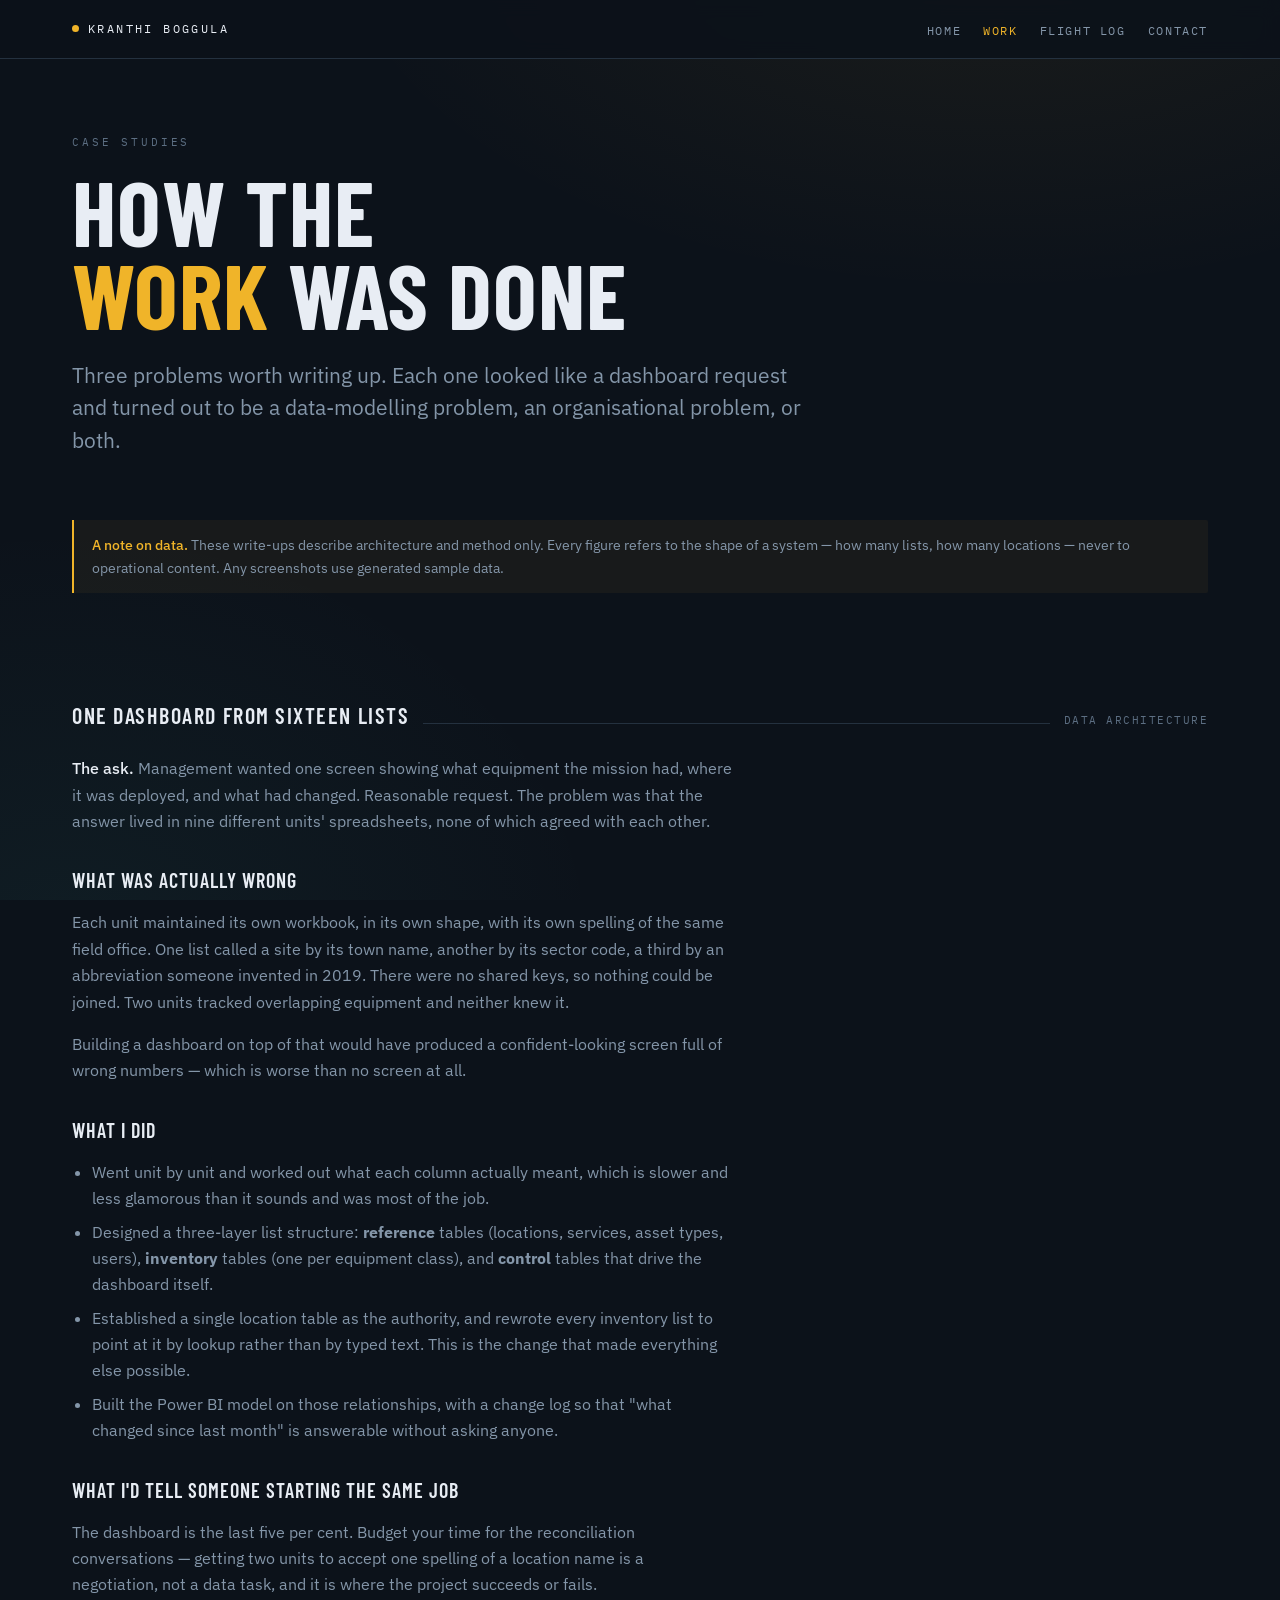
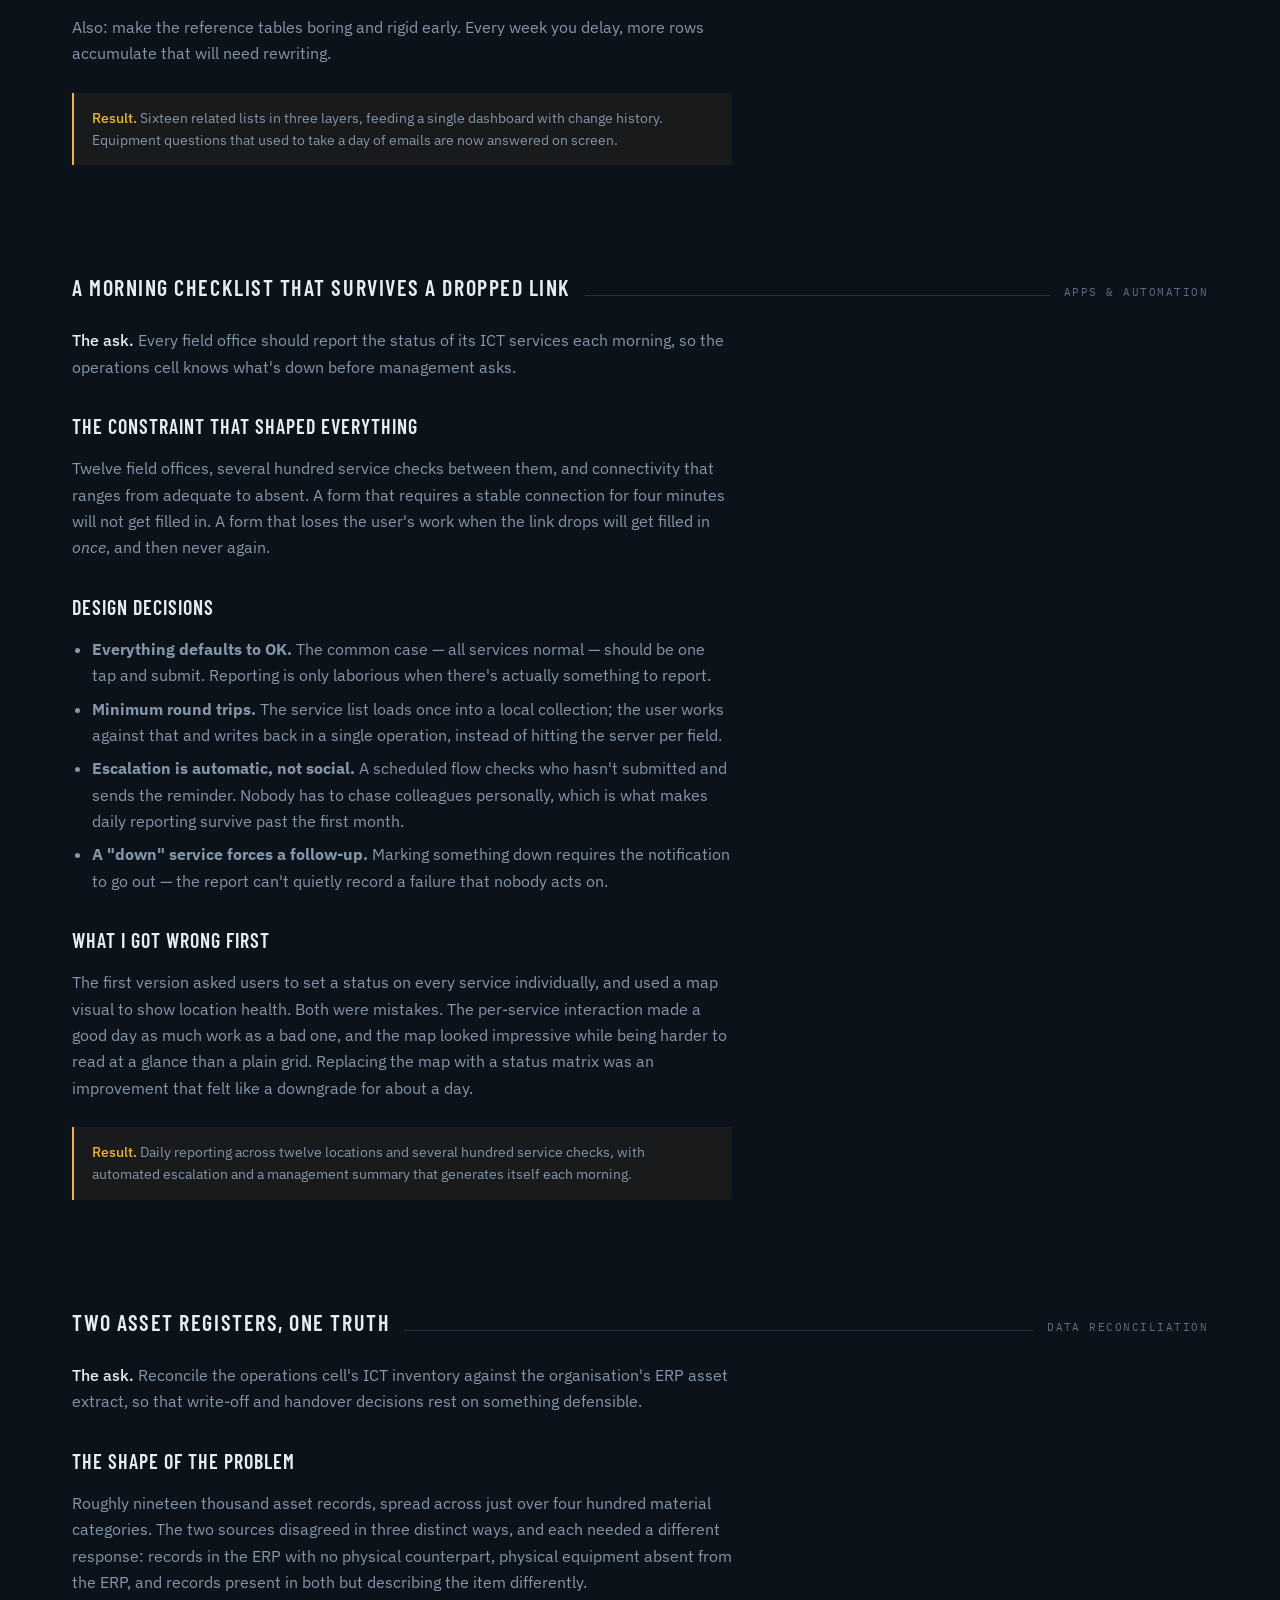
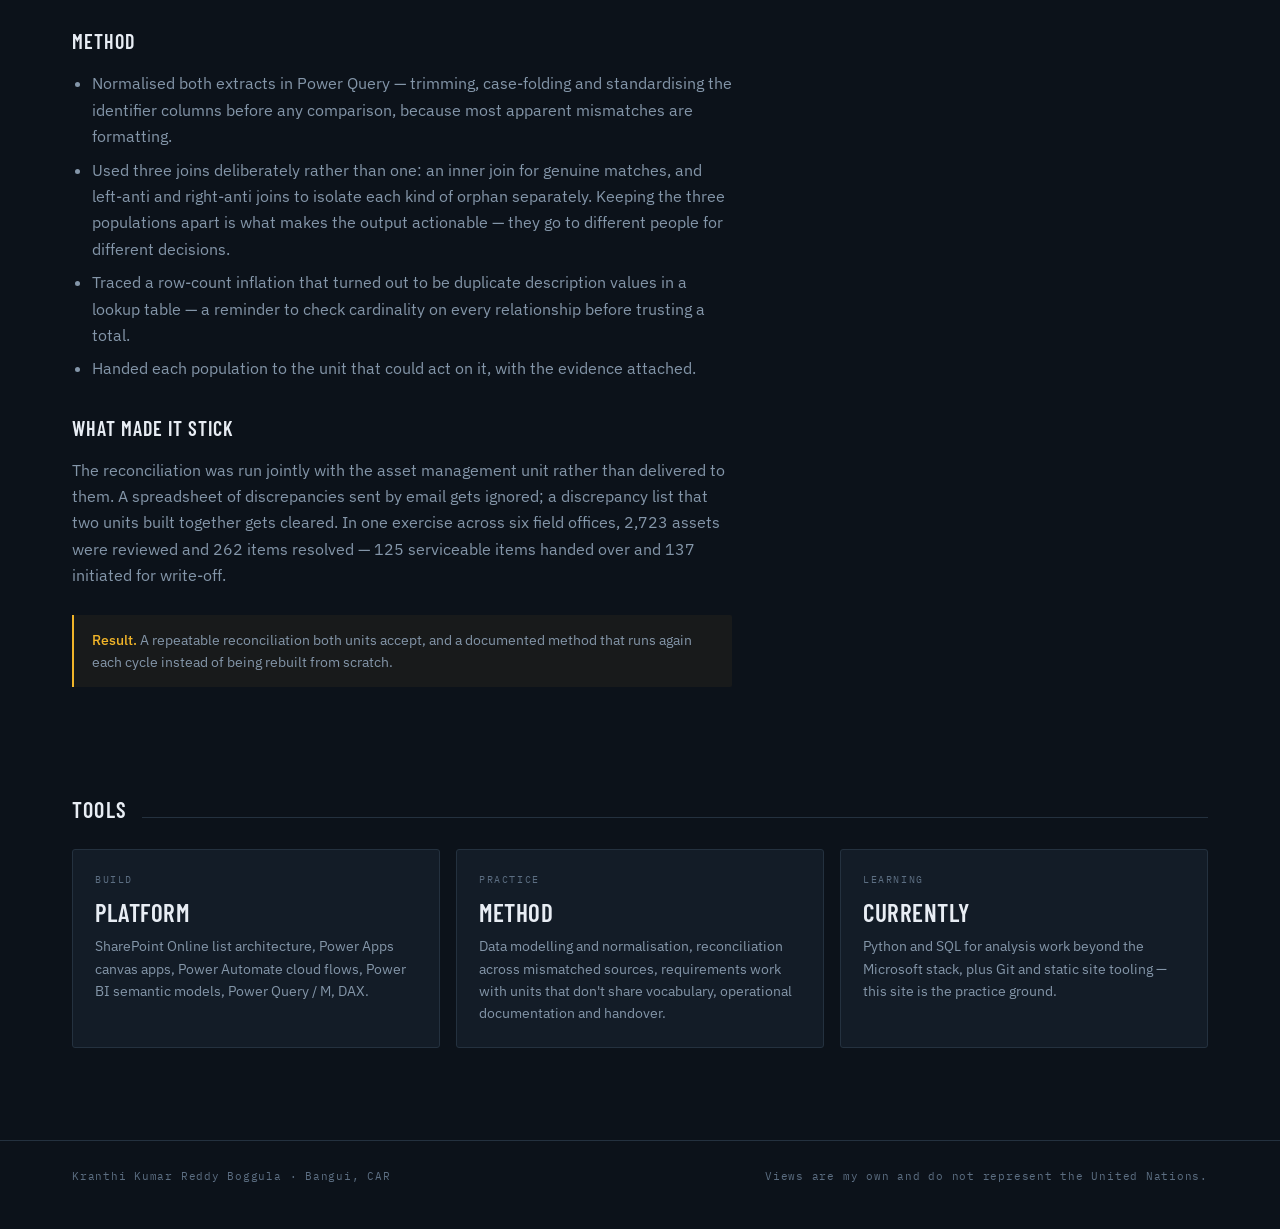
<file: work.html>
<!DOCTYPE html>
<html lang="en">
<head>
<meta charset="utf-8">
<meta name="viewport" content="width=device-width, initial-scale=1">
<title>Work — Kranthi Kumar Reddy Boggula</title>
<meta name="description" content="Case studies in data architecture, low-connectivity app design and asset reconciliation, from ICT operations in a UN peacekeeping mission.">
<meta name="theme-color" content="#0C121A">
<meta name="color-scheme" content="dark">
<link rel="icon" href="data:image/svg+xml,%3Csvg xmlns='http://www.w3.org/2000/svg' viewBox='0 0 32 32'%3E%3Crect width='32' height='32' rx='5' fill='%230C121A'/%3E%3Cpath d='M6 20.5 26 9' stroke='%234ECDC4' stroke-width='1.6' fill='none' stroke-linecap='round'/%3E%3Ccircle cx='6' cy='20.5' r='2.6' fill='%23F0B429'/%3E%3Ccircle cx='26' cy='9' r='2.6' fill='%23F0B429'/%3E%3C/svg%3E">
<link rel="preconnect" href="https://fonts.googleapis.com">
<link rel="preconnect" href="https://fonts.gstatic.com" crossorigin>
<link href="https://fonts.googleapis.com/css2?family=Barlow+Condensed:wght@400;500;600;700&family=IBM+Plex+Mono:wght@400;500;600&family=IBM+Plex+Sans:wght@400;500;600&display=swap" rel="stylesheet">
<link rel="stylesheet" href="site.css">
</head>
<body>
<a class="skip" href="#main">Skip to content</a>

<nav class="nav">
  <div class="wrap">
    <a class="mark" href="index.html"><span class="dot"></span>Kranthi Boggula</a>
    <ul>
      <li><a href="index.html">Home</a></li>
      <li><a href="work.html" aria-current="page">Work</a></li>
      <li><a href="projects/flight-log/index.html">Flight log</a></li>
      <li><a href="index.html#contact">Contact</a></li>
    </ul>
  </div>
</nav>

<main id="main">

<header class="hero">
  <div class="wrap">
    <p class="eyebrow">Case studies</p>
    <h1>How the<br><em>work</em> was done</h1>
    <p class="lede">Three problems worth writing up. Each one looked like a dashboard request and turned out
      to be a data-modelling problem, an organisational problem, or both.</p>
  </div>
</header>

<section>
  <div class="wrap">
    <div class="note">
      <b>A note on data.</b> These write-ups describe architecture and method only. Every figure refers to the
      shape of a system — how many lists, how many locations — never to operational content. Any screenshots
      use generated sample data.
    </div>
  </div>
</section>

<section id="ocd">
  <div class="wrap">
    <div class="sect"><h2>One dashboard from sixteen lists</h2><div class="rule"></div>
      <span class="hint">Data architecture</span></div>
    <div class="prose">
      <p><b>The ask.</b> Management wanted one screen showing what equipment the mission had, where it was
        deployed, and what had changed. Reasonable request. The problem was that the answer lived in nine
        different units' spreadsheets, none of which agreed with each other.</p>

      <h3>What was actually wrong</h3>
      <p>Each unit maintained its own workbook, in its own shape, with its own spelling of the same field
        office. One list called a site by its town name, another by its sector code, a third by an
        abbreviation someone invented in 2019. There were no shared keys, so nothing could be joined.
        Two units tracked overlapping equipment and neither knew it.</p>
      <p>Building a dashboard on top of that would have produced a confident-looking screen full of wrong
        numbers — which is worse than no screen at all.</p>

      <h3>What I did</h3>
      <ul>
        <li>Went unit by unit and worked out what each column actually meant, which is slower and less
          glamorous than it sounds and was most of the job.</li>
        <li>Designed a three-layer list structure: <b>reference</b> tables (locations, services, asset types,
          users), <b>inventory</b> tables (one per equipment class), and <b>control</b> tables that drive the
          dashboard itself.</li>
        <li>Established a single location table as the authority, and rewrote every inventory list to point
          at it by lookup rather than by typed text. This is the change that made everything else possible.</li>
        <li>Built the Power BI model on those relationships, with a change log so that "what changed since
          last month" is answerable without asking anyone.</li>
      </ul>

      <h3>What I'd tell someone starting the same job</h3>
      <p>The dashboard is the last five per cent. Budget your time for the reconciliation conversations —
        getting two units to accept one spelling of a location name is a negotiation, not a data task, and
        it is where the project succeeds or fails.</p>
      <p>Also: make the reference tables boring and rigid early. Every week you delay, more rows accumulate
        that will need rewriting.</p>

      <div class="note" style="margin-top:26px">
        <b>Result.</b> Sixteen related lists in three layers, feeding a single dashboard with change history.
        Equipment questions that used to take a day of emails are now answered on screen.
      </div>
    </div>
  </div>
</section>

<section id="dosmrt">
  <div class="wrap">
    <div class="sect"><h2>A morning checklist that survives a dropped link</h2><div class="rule"></div>
      <span class="hint">Apps &amp; automation</span></div>
    <div class="prose">
      <p><b>The ask.</b> Every field office should report the status of its ICT services each morning, so the
        operations cell knows what's down before management asks.</p>

      <h3>The constraint that shaped everything</h3>
      <p>Twelve field offices, several hundred service checks between them, and connectivity that ranges from
        adequate to absent. A form that requires a stable connection for four minutes will not get filled in.
        A form that loses the user's work when the link drops will get filled in <em>once</em>, and then
        never again.</p>

      <h3>Design decisions</h3>
      <ul>
        <li><b>Everything defaults to OK.</b> The common case — all services normal — should be one tap and
          submit. Reporting is only laborious when there's actually something to report.</li>
        <li><b>Minimum round trips.</b> The service list loads once into a local collection; the user works
          against that and writes back in a single operation, instead of hitting the server per field.</li>
        <li><b>Escalation is automatic, not social.</b> A scheduled flow checks who hasn't submitted and sends
          the reminder. Nobody has to chase colleagues personally, which is what makes daily reporting
          survive past the first month.</li>
        <li><b>A "down" service forces a follow-up.</b> Marking something down requires the notification to
          go out — the report can't quietly record a failure that nobody acts on.</li>
      </ul>

      <h3>What I got wrong first</h3>
      <p>The first version asked users to set a status on every service individually, and used a map visual
        to show location health. Both were mistakes. The per-service interaction made a good day as much work
        as a bad one, and the map looked impressive while being harder to read at a glance than a plain grid.
        Replacing the map with a status matrix was an improvement that felt like a downgrade for about a day.</p>

      <div class="note" style="margin-top:26px">
        <b>Result.</b> Daily reporting across twelve locations and several hundred service checks, with
        automated escalation and a management summary that generates itself each morning.
      </div>
    </div>
  </div>
</section>

<section id="assets">
  <div class="wrap">
    <div class="sect"><h2>Two asset registers, one truth</h2><div class="rule"></div>
      <span class="hint">Data reconciliation</span></div>
    <div class="prose">
      <p><b>The ask.</b> Reconcile the operations cell's ICT inventory against the organisation's ERP asset
        extract, so that write-off and handover decisions rest on something defensible.</p>

      <h3>The shape of the problem</h3>
      <p>Roughly nineteen thousand asset records, spread across just over four hundred material categories.
        The two sources disagreed in three distinct ways, and each needed a different response: records in
        the ERP with no physical counterpart, physical equipment absent from the ERP, and records present in
        both but describing the item differently.</p>

      <h3>Method</h3>
      <ul>
        <li>Normalised both extracts in Power Query — trimming, case-folding and standardising the identifier
          columns before any comparison, because most apparent mismatches are formatting.</li>
        <li>Used three joins deliberately rather than one: an inner join for genuine matches, and left-anti
          and right-anti joins to isolate each kind of orphan separately. Keeping the three populations apart
          is what makes the output actionable — they go to different people for different decisions.</li>
        <li>Traced a row-count inflation that turned out to be duplicate description values in a lookup table
          — a reminder to check cardinality on every relationship before trusting a total.</li>
        <li>Handed each population to the unit that could act on it, with the evidence attached.</li>
      </ul>

      <h3>What made it stick</h3>
      <p>The reconciliation was run jointly with the asset management unit rather than delivered to them.
        A spreadsheet of discrepancies sent by email gets ignored; a discrepancy list that two units built
        together gets cleared. In one exercise across six field offices, 2,723 assets were reviewed and 262
        items resolved — 125 serviceable items handed over and 137 initiated for write-off.</p>

      <div class="note" style="margin-top:26px">
        <b>Result.</b> A repeatable reconciliation both units accept, and a documented method that runs again
        each cycle instead of being rebuilt from scratch.
      </div>
    </div>
  </div>
</section>

<section>
  <div class="wrap">
    <div class="sect"><h2>Tools</h2><div class="rule"></div></div>
    <div class="grid3">
      <div class="card">
        <span class="tag">Build</span>
        <h3>Platform</h3>
        <p>SharePoint Online list architecture, Power Apps canvas apps, Power Automate cloud flows,
          Power BI semantic models, Power Query / M, DAX.</p>
      </div>
      <div class="card">
        <span class="tag">Practice</span>
        <h3>Method</h3>
        <p>Data modelling and normalisation, reconciliation across mismatched sources, requirements work with
          units that don't share vocabulary, operational documentation and handover.</p>
      </div>
      <div class="card">
        <span class="tag">Learning</span>
        <h3>Currently</h3>
        <p>Python and SQL for analysis work beyond the Microsoft stack, plus Git and static site tooling —
          this site is the practice ground.</p>
      </div>
    </div>
  </div>
</section>

</main>

<footer>
  <div class="wrap">
    <span>Kranthi Kumar Reddy Boggula · Bangui, CAR</span>
    <span>Views are my own and do not represent the United Nations.</span>
  </div>
</footer>
</body>
</html>
</file>
<file: site.css>
/* ============================================================
   site.css — one stylesheet, every page.
   Edit tokens here and the whole site follows.
   ============================================================ */

:root{
  /* palette */
  --ink:#0C121A;        /* page background          */
  --panel:#131C27;      /* card / panel background  */
  --panel2:#18232F;     /* raised panel             */
  --line:#24313F;       /* hairline borders         */
  --amber:#F0B429;      /* primary accent           */
  --teal:#4ECDC4;       /* secondary accent         */
  --rose:#E4796F;       /* alerts, rarely used      */
  --text:#E8EDF4;
  --muted:#8496A9;
  --dim:#5C6E82;

  /* type */
  --disp:'Barlow Condensed','Arial Narrow',Impact,sans-serif;
  --body:'IBM Plex Sans',system-ui,-apple-system,'Segoe UI',sans-serif;
  --mono:'IBM Plex Mono',ui-monospace,SFMono-Regular,Menlo,monospace;

  /* spacing */
  --gut:22px;
  --max:1180px;
}

*{box-sizing:border-box}
html{scroll-behavior:smooth}
body{
  margin:0; background:var(--ink); color:var(--text);
  font-family:var(--body); font-size:16px; line-height:1.65;
  -webkit-font-smoothing:antialiased;
  background-image:
    radial-gradient(1100px 620px at 78% -10%, rgba(240,180,41,.07), transparent 62%),
    radial-gradient(900px 700px at 5% 105%, rgba(78,205,196,.06), transparent 60%);
  background-attachment:fixed;
}
.wrap{max-width:var(--max);margin:0 auto;padding:0 var(--gut)}

a{color:var(--teal);text-decoration:none;border-bottom:1px solid transparent;transition:border-color .15s,color .15s}
a:hover{border-bottom-color:var(--teal)}
:focus-visible{outline:2px solid var(--amber);outline-offset:3px;border-radius:2px}

/* skip link — keyboard users land here first */
.skip{position:absolute;left:-9999px;top:0;background:var(--amber);color:var(--ink);
  padding:10px 16px;font-family:var(--mono);font-size:12px;z-index:200}
.skip:focus{left:8px;top:8px}

/* ── nav ─────────────────────────────────── */
.nav{border-bottom:1px solid var(--line);position:sticky;top:0;z-index:60;
  background:rgba(12,18,26,.88);backdrop-filter:blur(9px)}
.nav .wrap{display:flex;align-items:center;justify-content:space-between;gap:16px;
  min-height:58px;flex-wrap:wrap}
.nav .mark{font-family:var(--mono);font-size:12px;letter-spacing:.2em;text-transform:uppercase;
  color:var(--text);border:0;display:flex;align-items:center;gap:9px}
.nav .mark .dot{width:7px;height:7px;border-radius:50%;background:var(--amber);flex:none}
.nav ul{display:flex;gap:22px;list-style:none;margin:0;padding:0;flex-wrap:wrap}
.nav a{font-family:var(--mono);font-size:11.5px;letter-spacing:.14em;text-transform:uppercase;
  color:var(--muted);border:0}
.nav a:hover,.nav a[aria-current=page]{color:var(--amber)}

/* ── hero ────────────────────────────────── */
.hero{padding:74px 0 12px}
.eyebrow{font-family:var(--mono);font-size:11px;letter-spacing:.26em;text-transform:uppercase;
  color:var(--dim);margin:0 0 18px}
.hero h1{font-family:var(--disp);font-weight:700;text-transform:uppercase;
  font-size:clamp(42px,8.5vw,92px);line-height:.9;letter-spacing:.01em;margin:0}
.hero h1 em{font-style:normal;color:var(--amber)}
.lede{font-size:clamp(17px,2.2vw,21px);color:var(--muted);max-width:58ch;margin:24px 0 0;line-height:1.55}
.lede b{color:var(--text);font-weight:500}

/* ── section furniture ───────────────────── */
section{padding:52px 0}
.sect{display:flex;align-items:baseline;gap:14px;margin:0 0 22px}
.sect h2{font-family:var(--disp);text-transform:uppercase;letter-spacing:.07em;
  font-size:22px;font-weight:600;margin:0;white-space:nowrap}
.sect .rule{flex:1;height:1px;background:var(--line)}
.sect .hint{font-family:var(--mono);font-size:10.5px;letter-spacing:.14em;text-transform:uppercase;color:var(--dim)}

/* ── the operations board (signature element) ── */
.board{border:1px solid var(--line);border-radius:3px;overflow:hidden;background:var(--panel)}
.board-head{display:grid;grid-template-columns:1fr 150px 150px 96px;gap:14px;
  padding:11px 18px;background:var(--panel2);border-bottom:1px solid var(--line);
  font-family:var(--mono);font-size:9.5px;letter-spacing:.18em;text-transform:uppercase;color:var(--dim)}
.brow{display:grid;grid-template-columns:1fr 150px 150px 96px;gap:14px;align-items:center;
  padding:15px 18px;border-bottom:1px solid #1B2530;transition:background .15s}
.brow:last-child{border-bottom:0}
.brow:hover{background:var(--panel2)}
.brow .sys{font-weight:500;font-size:14.5px}
.brow .sys span{display:block;font-size:12px;color:var(--muted);font-weight:400;margin-top:3px;line-height:1.45}
.brow .metric{font-family:var(--mono);font-size:12px;color:var(--muted)}
.brow .metric b{color:var(--text);font-weight:500}
.stat{font-family:var(--mono);font-size:10px;letter-spacing:.14em;text-transform:uppercase;
  display:inline-flex;align-items:center;gap:7px;color:var(--teal)}
.stat i{width:7px;height:7px;border-radius:50%;background:var(--teal);flex:none;
  box-shadow:0 0 0 0 rgba(78,205,196,.5);animation:pulse 2.8s infinite}
.stat.build{color:var(--amber)} .stat.build i{background:var(--amber);animation-delay:1.1s}
@keyframes pulse{
  0%{box-shadow:0 0 0 0 rgba(78,205,196,.45)}
  70%{box-shadow:0 0 0 7px rgba(78,205,196,0)}
  100%{box-shadow:0 0 0 0 rgba(78,205,196,0)}
}

/* ── generic panels & cards ──────────────── */
.grid2{display:grid;grid-template-columns:repeat(2,1fr);gap:16px}
.grid3{display:grid;grid-template-columns:repeat(3,1fr);gap:16px}
.card{background:var(--panel);border:1px solid var(--line);border-radius:3px;padding:22px;
  display:flex;flex-direction:column;gap:10px;transition:border-color .18s,transform .18s}
a.card{color:inherit;border-bottom:1px solid var(--line)}
a.card:hover{border-color:var(--amber);transform:translateY(-2px)}
.card .tag{font-family:var(--mono);font-size:10px;letter-spacing:.16em;text-transform:uppercase;color:var(--dim)}
.card h3{font-family:var(--disp);font-size:25px;font-weight:600;text-transform:uppercase;
  letter-spacing:.02em;margin:0;line-height:1.05}
.card p{margin:0;font-size:14px;color:var(--muted);line-height:1.6}
.card .more{font-family:var(--mono);font-size:11px;letter-spacing:.12em;text-transform:uppercase;
  color:var(--amber);margin-top:auto;padding-top:8px}

/* ── stat strip ──────────────────────────── */
.stats{display:grid;grid-template-columns:repeat(4,1fr);gap:1px;background:var(--line);
  border:1px solid var(--line);border-radius:3px}
.stats div{background:var(--panel);padding:20px 18px}
.stats .n{font-family:var(--disp);font-size:44px;font-weight:600;line-height:1;color:var(--amber);
  font-variant-numeric:tabular-nums}
.stats .k{font-family:var(--mono);font-size:10px;letter-spacing:.16em;text-transform:uppercase;
  color:var(--dim);margin-top:9px}

/* ── timeline ────────────────────────────── */
.tl{display:flex;flex-direction:column;gap:0;border-left:1px solid var(--line);margin-left:7px}
.tl li{list-style:none;position:relative;padding:0 0 34px 30px}
.tl li:last-child{padding-bottom:0}
.tl li::before{content:'';position:absolute;left:-4.5px;top:7px;width:8px;height:8px;border-radius:50%;
  background:var(--ink);border:1px solid var(--amber)}
.tl li.now::before{background:var(--amber)}
.tl .when{font-family:var(--mono);font-size:11px;letter-spacing:.13em;text-transform:uppercase;color:var(--dim)}
.tl .role{font-family:var(--disp);font-size:24px;font-weight:600;text-transform:uppercase;
  letter-spacing:.02em;margin:5px 0 2px;line-height:1.1}
.tl .org{font-size:13.5px;color:var(--teal);margin:0 0 8px}
.tl p{margin:0;font-size:14px;color:var(--muted);max-width:62ch}

/* ── prose ───────────────────────────────── */
.prose{max-width:66ch}
.prose p{margin:0 0 16px;color:var(--muted)}
.prose p b,.prose strong{color:var(--text);font-weight:500}
.prose ul{margin:0 0 16px;padding-left:20px;color:var(--muted)}
.prose li{margin-bottom:7px}
.prose h3{font-family:var(--disp);text-transform:uppercase;letter-spacing:.05em;font-size:20px;
  margin:30px 0 12px;font-weight:600;color:var(--text)}

/* ── callout ─────────────────────────────── */
.note{border-left:2px solid var(--amber);background:rgba(240,180,41,.05);
  padding:14px 18px;font-size:13.5px;color:var(--muted);border-radius:0 2px 2px 0}
.note b{color:var(--amber);font-weight:500}

/* ── buttons ─────────────────────────────── */
.btn{display:inline-block;font-family:var(--mono);font-size:11.5px;letter-spacing:.14em;
  text-transform:uppercase;padding:12px 20px;border:1px solid var(--amber);color:var(--amber);
  border-radius:2px;transition:background .16s}
.btn:hover{background:rgba(240,180,41,.13);border-bottom-color:var(--amber)}
.btn.solid{background:var(--amber);color:var(--ink);font-weight:600}
.btn.solid:hover{background:#ffc740}

/* ── footer ──────────────────────────────── */
footer{border-top:1px solid var(--line);margin-top:40px;padding:26px 0 44px}
footer .wrap{display:flex;flex-wrap:wrap;gap:12px;justify-content:space-between;align-items:baseline;
  font-family:var(--mono);font-size:11px;letter-spacing:.07em;color:var(--dim)}
footer a{color:var(--muted);border:0}
footer a:hover{color:var(--amber)}

/* ── responsive ──────────────────────────── */
@media (max-width:900px){
  .grid3,.grid2{grid-template-columns:1fr}
  .stats{grid-template-columns:repeat(2,1fr)}
  .board-head{display:none}
  .brow{grid-template-columns:1fr;gap:8px;padding:16px 16px}
  .brow .metric{font-size:11.5px}
}
@media (max-width:560px){
  :root{--gut:16px}
  .hero{padding:46px 0 6px}
  .stats{grid-template-columns:1fr}
  .nav ul{gap:14px}
}
@media (prefers-reduced-motion:reduce){
  *{animation:none!important;transition:none!important}
  html{scroll-behavior:auto}
}
@media print{
  body{background:#fff;color:#000}
  .nav,footer,.btn{display:none}
  .card,.board,.stats div{background:#fff;border-color:#ccc}
}
</file>
